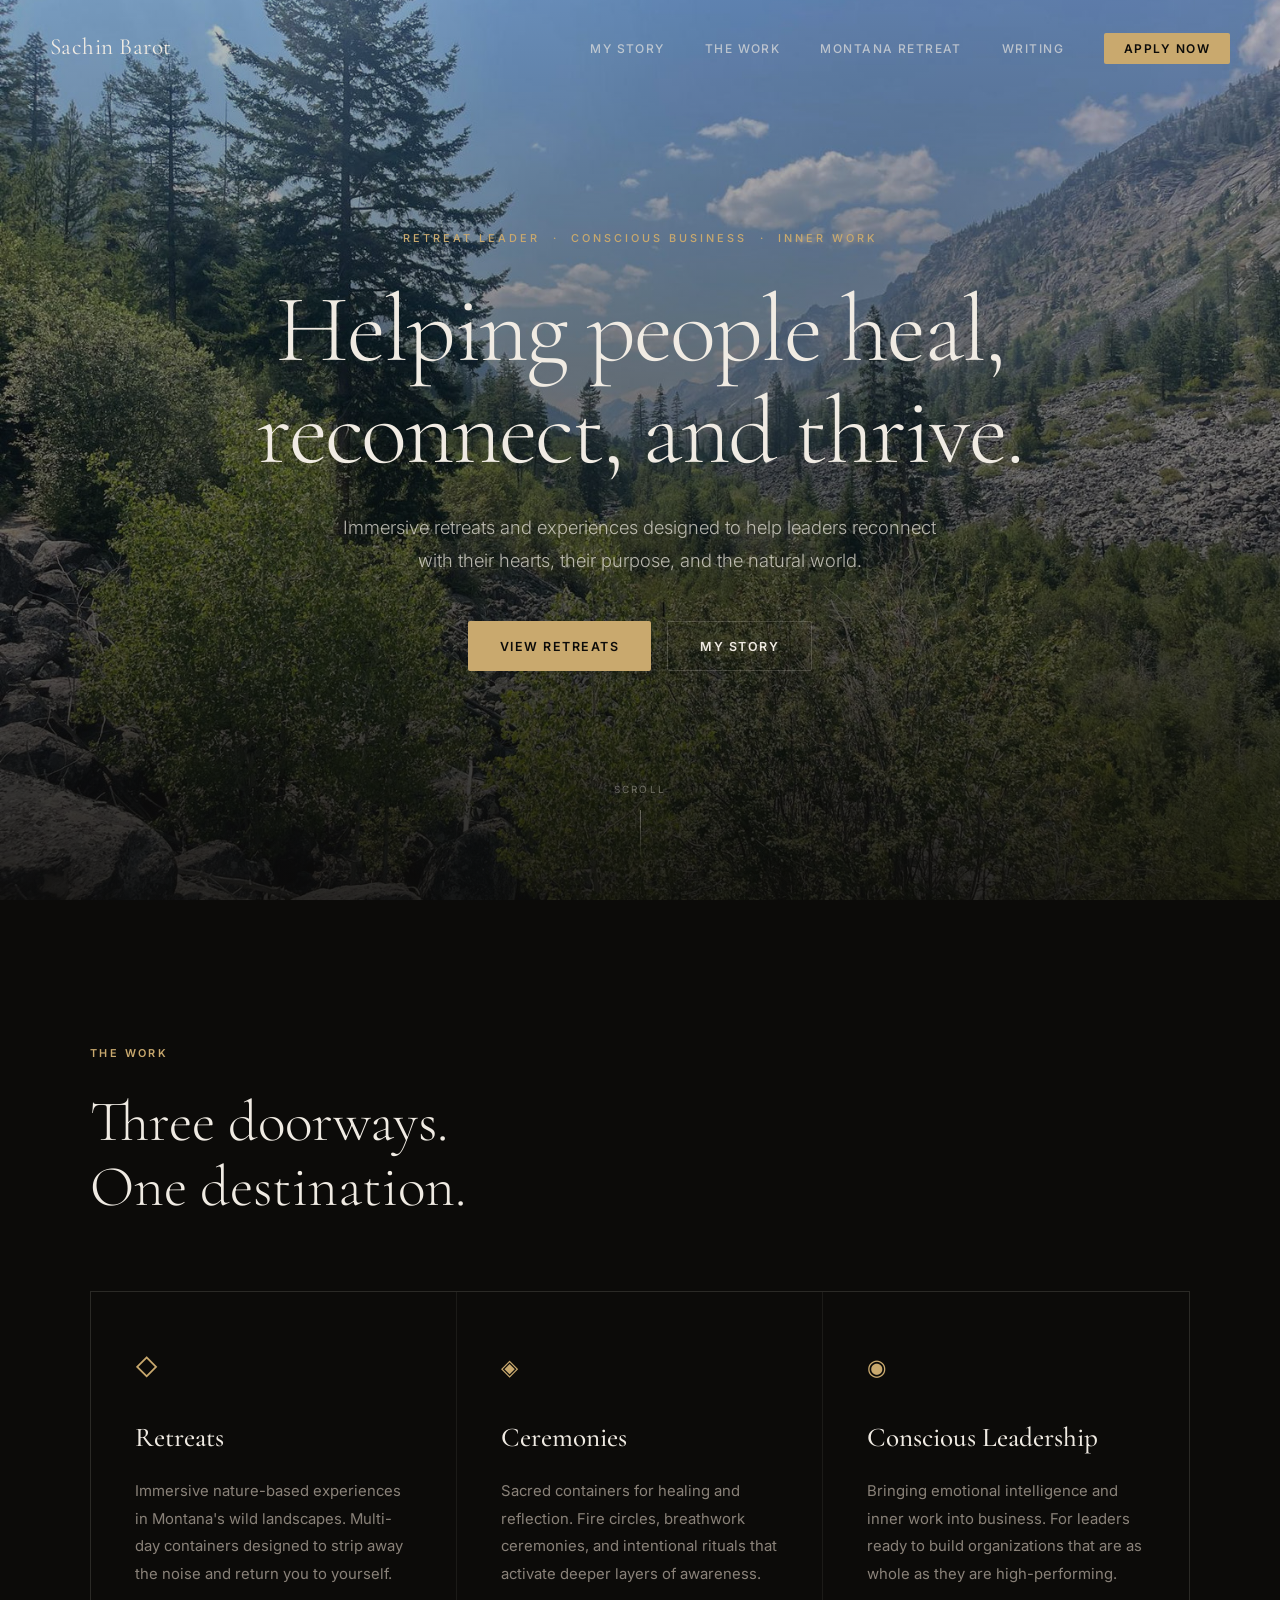
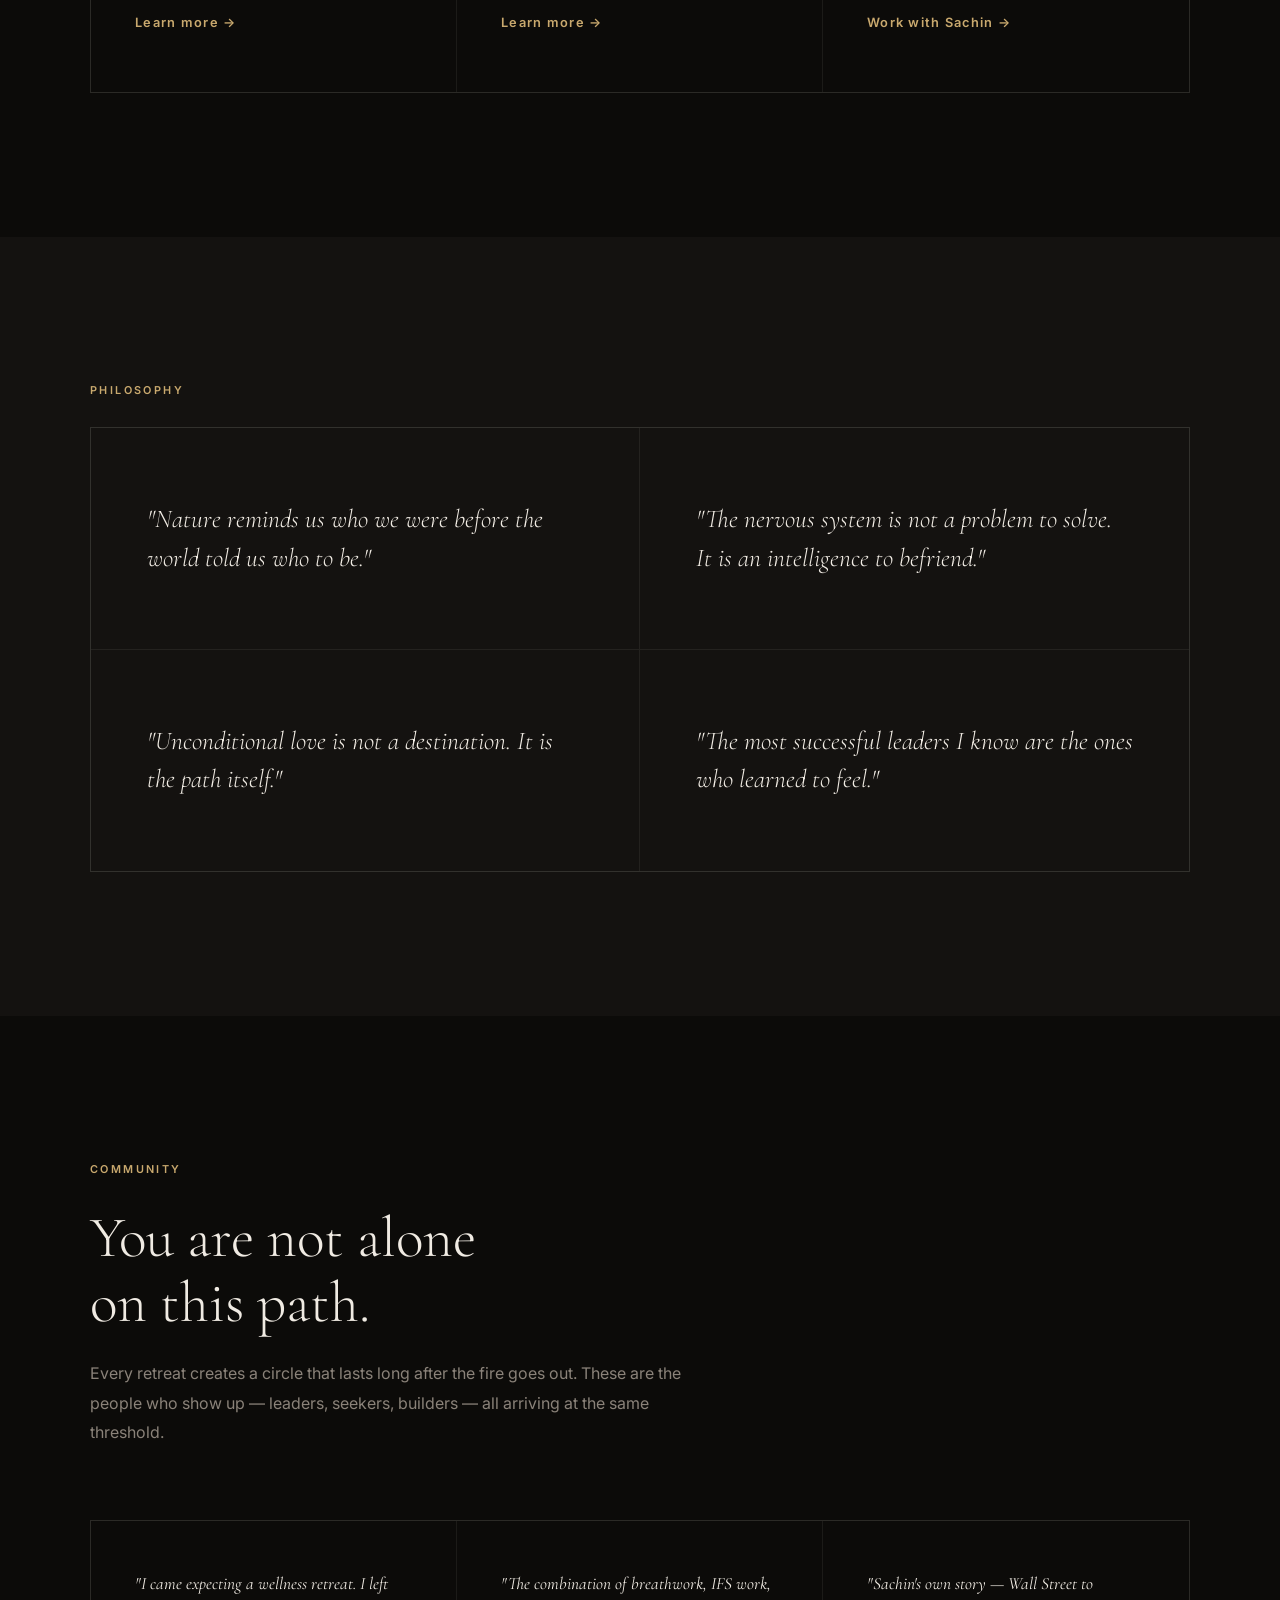
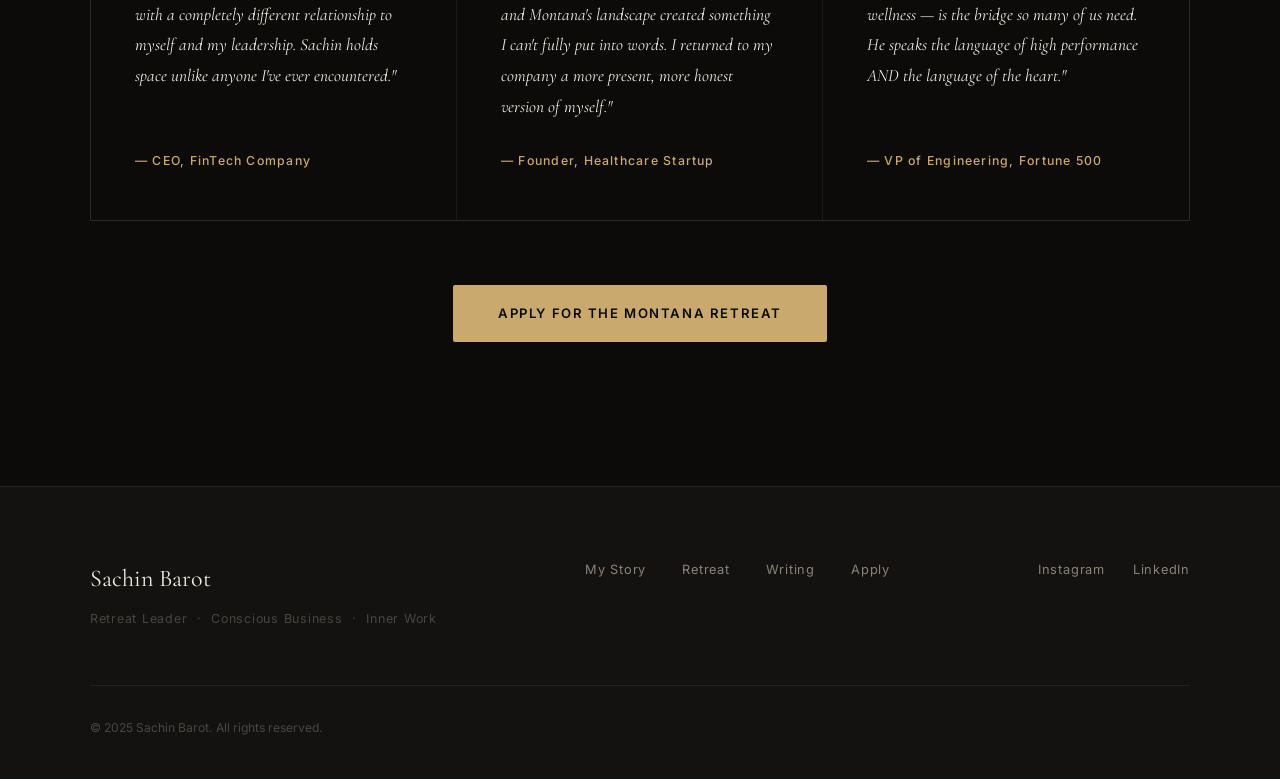
<file: index.html>
<!DOCTYPE html>
<html lang="en">
<head>
  <meta charset="UTF-8" />
  <meta name="viewport" content="width=device-width, initial-scale=1.0" />
  <title>Sachin Barot — Retreat Leader & Conscious Guide</title>
  <meta name="description" content="Immersive retreats and experiences designed to help leaders reconnect with their hearts, their purpose, and the natural world." />
  <link href="https://fonts.googleapis.com/css2?family=Cormorant+Garamond:ital,wght@0,300;0,400;0,500;0,600;1,300;1,400;1,500&family=Inter:wght@300;400;500;600&display=swap" rel="stylesheet" />
  <link rel="stylesheet" href="style.css" />
</head>
<body>

  <!-- ─── NAV ─────────────────────────────────────────────── -->
  <nav id="nav">
    <div class="nav-inner">
      <a href="index.html" class="nav-logo">Sachin Barot</a>
      <ul class="nav-links" id="navLinks">
        <li><a href="story.html">My Story</a></li>
        <li><a href="index.html#work">The Work</a></li>
        <li><a href="retreat.html">Montana Retreat</a></li>
        <li><a href="writing.html">Writing</a></li>
        <li><a href="retreat.html#apply" class="nav-cta">Apply Now</a></li>
      </ul>
      <button class="nav-menu-btn" id="menuBtn" aria-label="Toggle menu">
        <span></span><span></span><span></span>
      </button>
    </div>
  </nav>

  <!-- ─── HERO ─────────────────────────────────────────────── -->
  <section id="hero">
    <div class="hero-bg">
      <img
        src="images/montana-1.jpg"
        alt="Montana mountains at golden hour"
        fetchpriority="high"
      />
      <div class="hero-overlay"></div>
    </div>
    <div class="hero-content">
      <p class="eyebrow">Retreat Leader &nbsp;·&nbsp; Conscious Business &nbsp;·&nbsp; Inner Work</p>
      <h1>Helping people heal,<br>reconnect, and thrive.</h1>
      <p class="hero-sub">
        Immersive retreats and experiences designed to help leaders reconnect
        with their hearts, their purpose, and the natural world.
      </p>
      <div class="hero-btns">
        <a href="retreat.html" class="btn btn-primary">View Retreats</a>
        <a href="story.html" class="btn btn-ghost">My Story</a>
      </div>
    </div>
    <div class="hero-scroll">
      <span>Scroll</span>
      <div class="scroll-line"></div>
    </div>
  </section>

  <!-- ─── THE WORK ──────────────────────────────────────────── -->
  <section id="work">
    <div class="container">
      <div class="section-label">The Work</div>
      <h2>Three doorways.<br>One destination.</h2>
      <div class="work-grid">
        <div class="work-card">
          <div class="work-icon">◇</div>
          <h3>Retreats</h3>
          <p>
            Immersive nature-based experiences in Montana's wild landscapes.
            Multi-day containers designed to strip away the noise and return
            you to yourself.
          </p>
          <a href="retreat.html" class="card-link">Learn more →</a>
        </div>
        <div class="work-card">
          <div class="work-icon">◈</div>
          <h3>Ceremonies</h3>
          <p>
            Sacred containers for healing and reflection. Fire circles, breathwork
            ceremonies, and intentional rituals that activate deeper layers of
            awareness.
          </p>
          <a href="retreat.html" class="card-link">Learn more →</a>
        </div>
        <div class="work-card">
          <div class="work-icon">◉</div>
          <h3>Conscious Leadership</h3>
          <p>
            Bringing emotional intelligence and inner work into business. For
            leaders ready to build organizations that are as whole as they are
            high-performing.
          </p>
          <a href="retreat.html#apply" class="card-link">Work with Sachin →</a>
        </div>
      </div>
    </div>
  </section>

  <!-- ─── PHILOSOPHY ────────────────────────────────────────── -->
  <section id="philosophy">
    <div class="container">
      <div class="section-label">Philosophy</div>
      <div class="quotes-grid">
        <div class="quote-card">
          <blockquote>
            "Nature reminds us who we were before the world told us who to be."
          </blockquote>
        </div>
        <div class="quote-card">
          <blockquote>
            "The nervous system is not a problem to solve. It is an intelligence
            to befriend."
          </blockquote>
        </div>
        <div class="quote-card">
          <blockquote>
            "Unconditional love is not a destination. It is the path itself."
          </blockquote>
        </div>
        <div class="quote-card">
          <blockquote>
            "The most successful leaders I know are the ones who learned to feel."
          </blockquote>
        </div>
      </div>
    </div>
  </section>

  <!-- ─── COMMUNITY ─────────────────────────────────────────── -->
  <section id="community">
    <div class="container">
      <div class="section-label">Community</div>
      <h2>You are not alone<br>on this path.</h2>
      <p class="community-sub">
        Every retreat creates a circle that lasts long after the fire goes out.
        These are the people who show up — leaders, seekers, builders — all
        arriving at the same threshold.
      </p>
      <div class="testimonials">
        <div class="testimonial">
          <p class="testimonial-quote">
            "I came expecting a wellness retreat. I left with a completely different
            relationship to myself and my leadership. Sachin holds space unlike
            anyone I've ever encountered."
          </p>
          <span class="author-name">— CEO, FinTech Company</span>
        </div>
        <div class="testimonial">
          <p class="testimonial-quote">
            "The combination of breathwork, IFS work, and Montana's landscape
            created something I can't fully put into words. I returned to my
            company a more present, more honest version of myself."
          </p>
          <span class="author-name">— Founder, Healthcare Startup</span>
        </div>
        <div class="testimonial">
          <p class="testimonial-quote">
            "Sachin's own story — Wall Street to wellness — is the bridge so many
            of us need. He speaks the language of high performance AND the language
            of the heart."
          </p>
          <span class="author-name">— VP of Engineering, Fortune 500</span>
        </div>
      </div>
      <div class="community-cta">
        <a href="retreat.html#apply" class="btn btn-primary btn-large">Apply for the Montana Retreat</a>
      </div>
    </div>
  </section>

  <!-- ─── FOOTER ───────────────────────────────────────────── -->
  <footer>
    <div class="container footer-inner">
      <div class="footer-top">
        <div class="footer-brand">
          <a href="index.html" class="footer-logo">Sachin Barot</a>
          <p>Retreat Leader &nbsp;·&nbsp; Conscious Business &nbsp;·&nbsp; Inner Work</p>
        </div>
        <nav class="footer-nav">
          <a href="story.html">My Story</a>
          <a href="retreat.html">Retreat</a>
          <a href="writing.html">Writing</a>
          <a href="retreat.html#apply">Apply</a>
        </nav>
        <div class="footer-social">
          <a href="https://www.instagram.com/nycsachin/" target="_blank" rel="noopener noreferrer">Instagram</a>
          <a href="https://linkedin.com/in/sachin-barot/" target="_blank" rel="noopener noreferrer">LinkedIn</a>
        </div>
      </div>
      <div class="footer-bottom">
        <p>© 2025 Sachin Barot. All rights reserved.</p>
      </div>
    </div>
  </footer>

  <script src="app.js"></script>
</body>
</html>
</file>
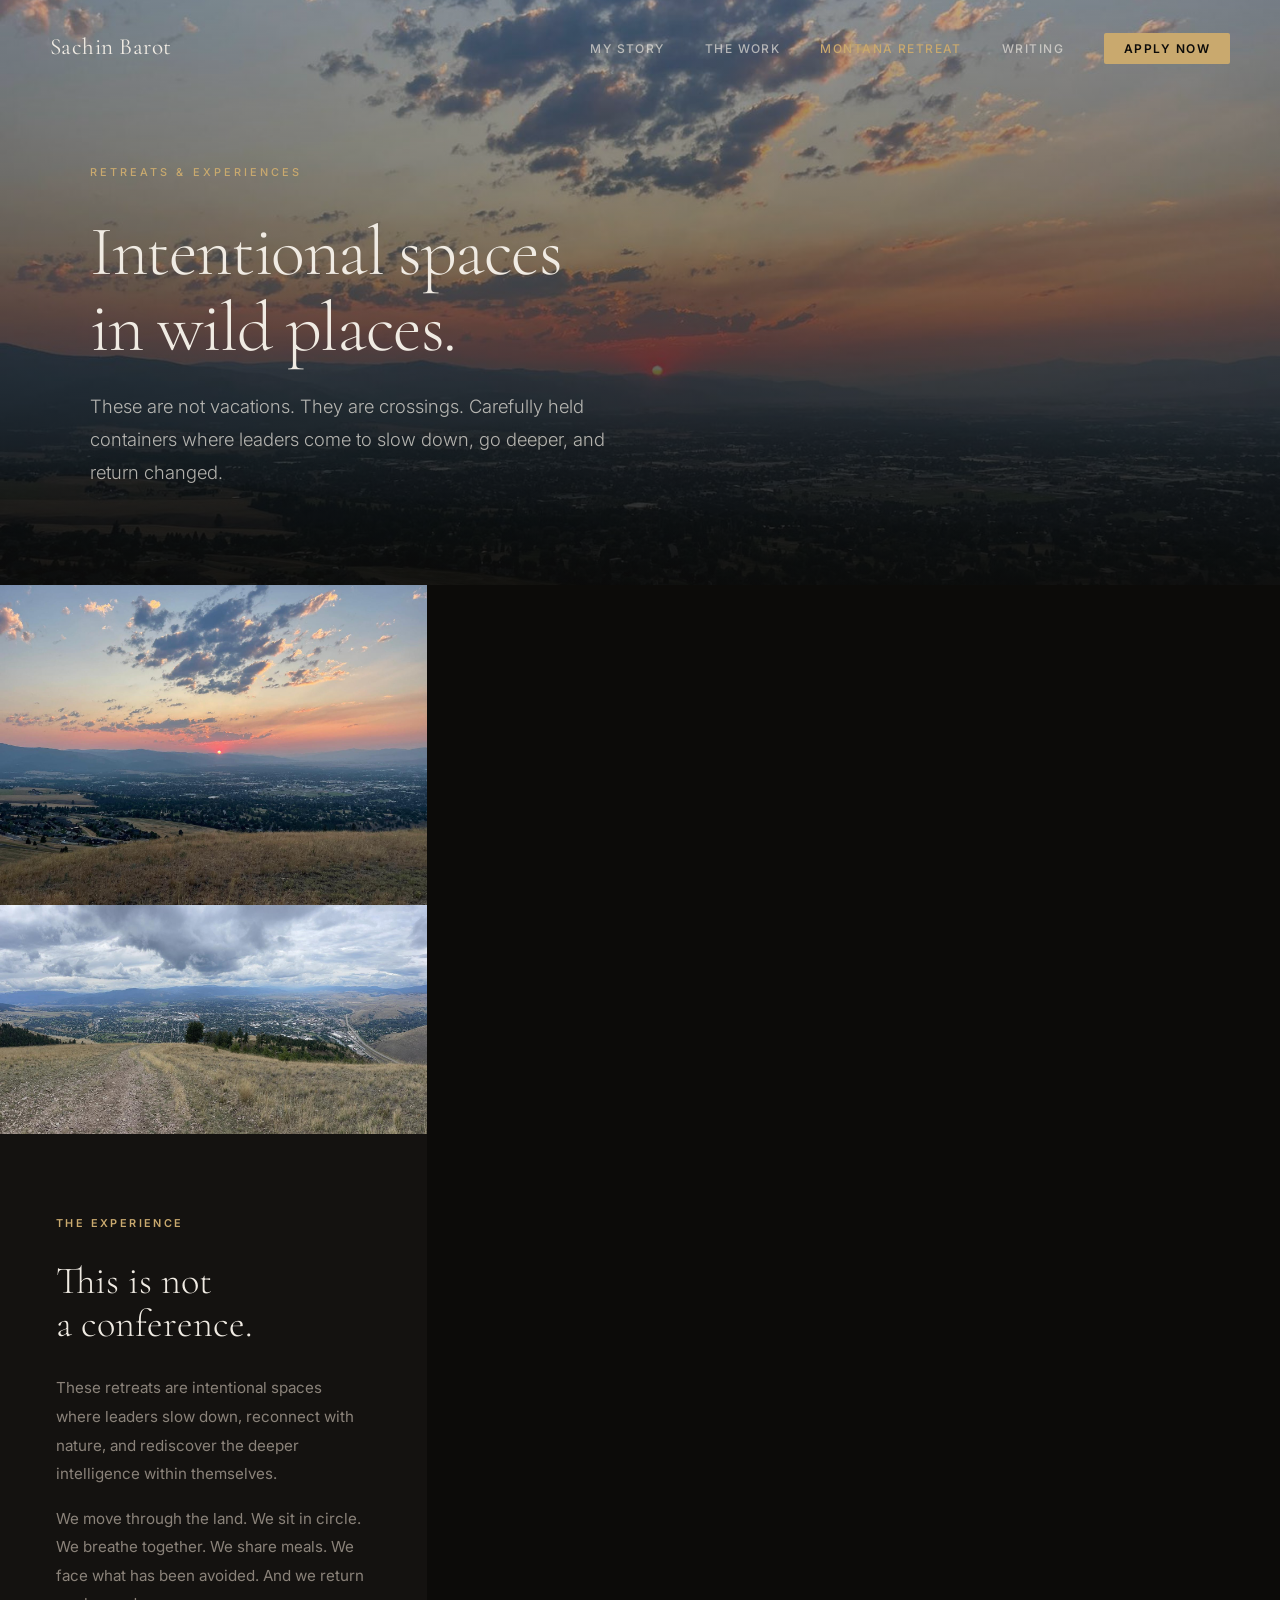
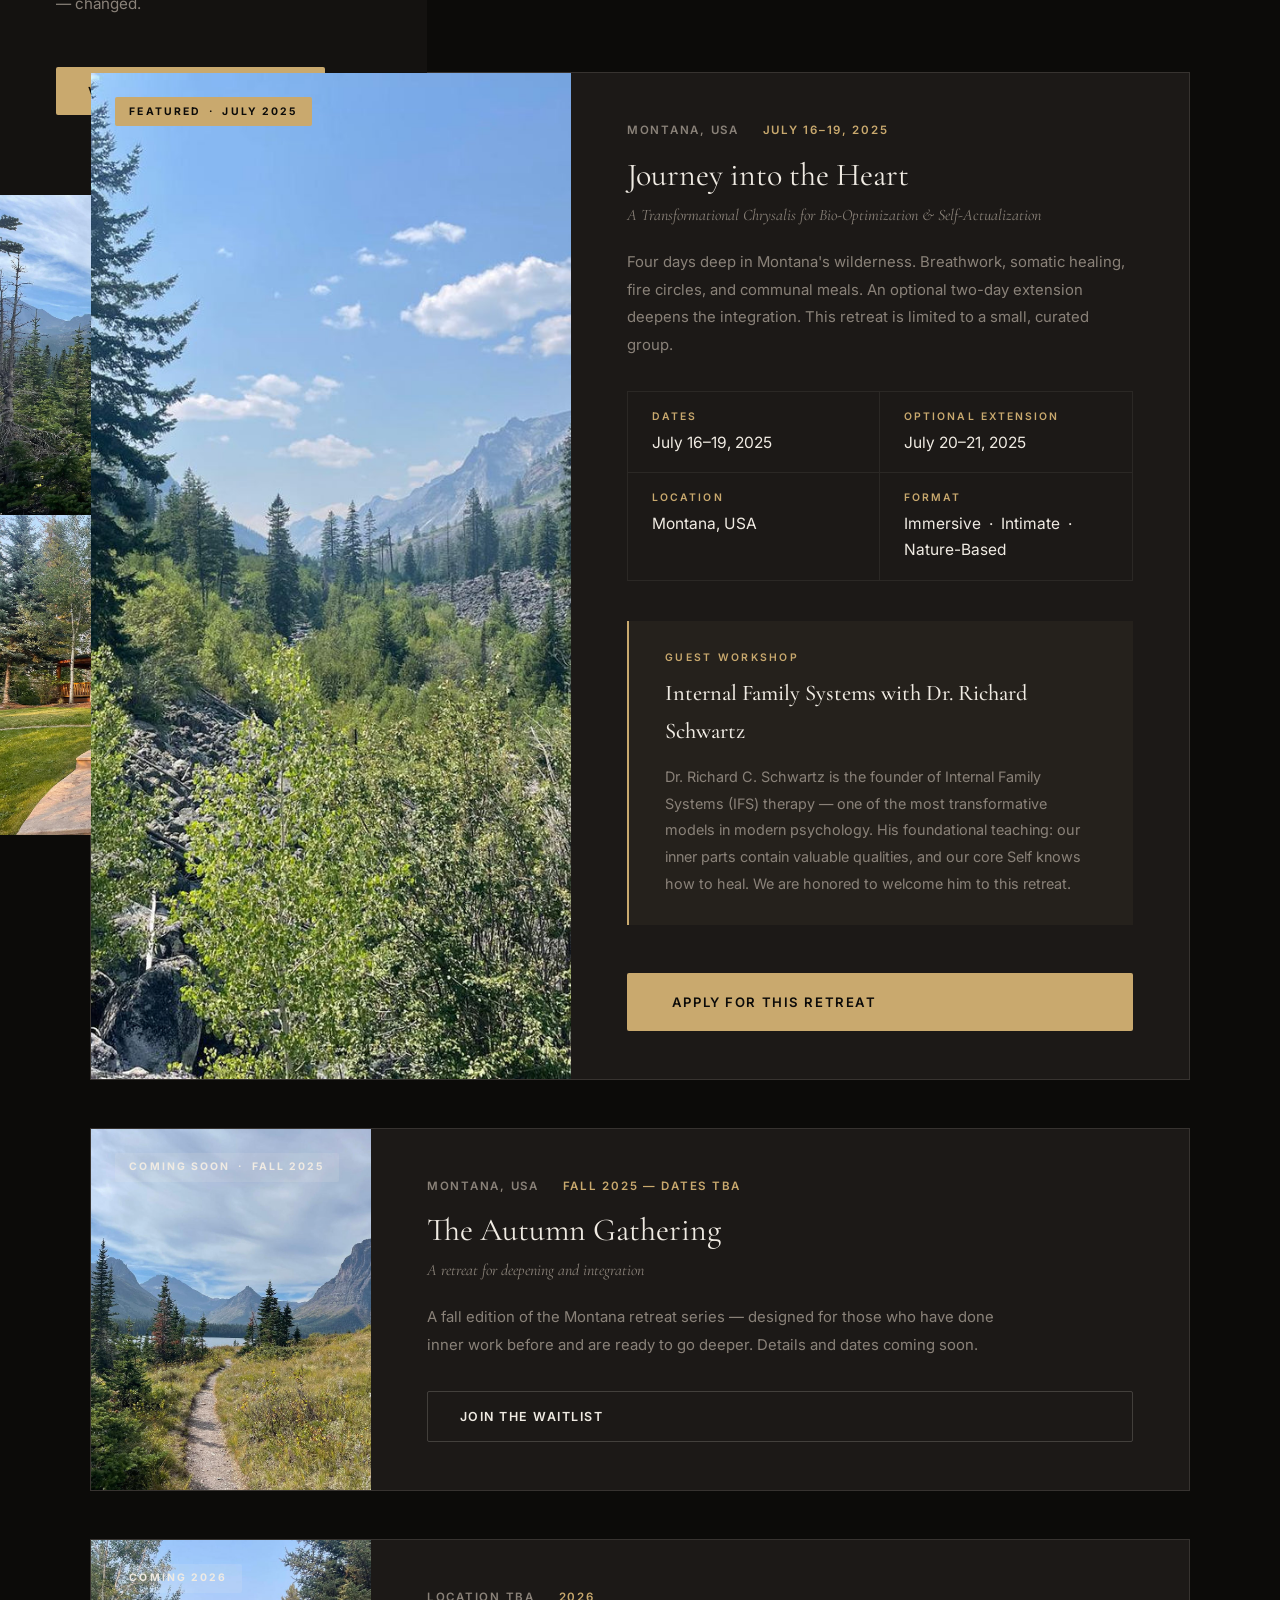
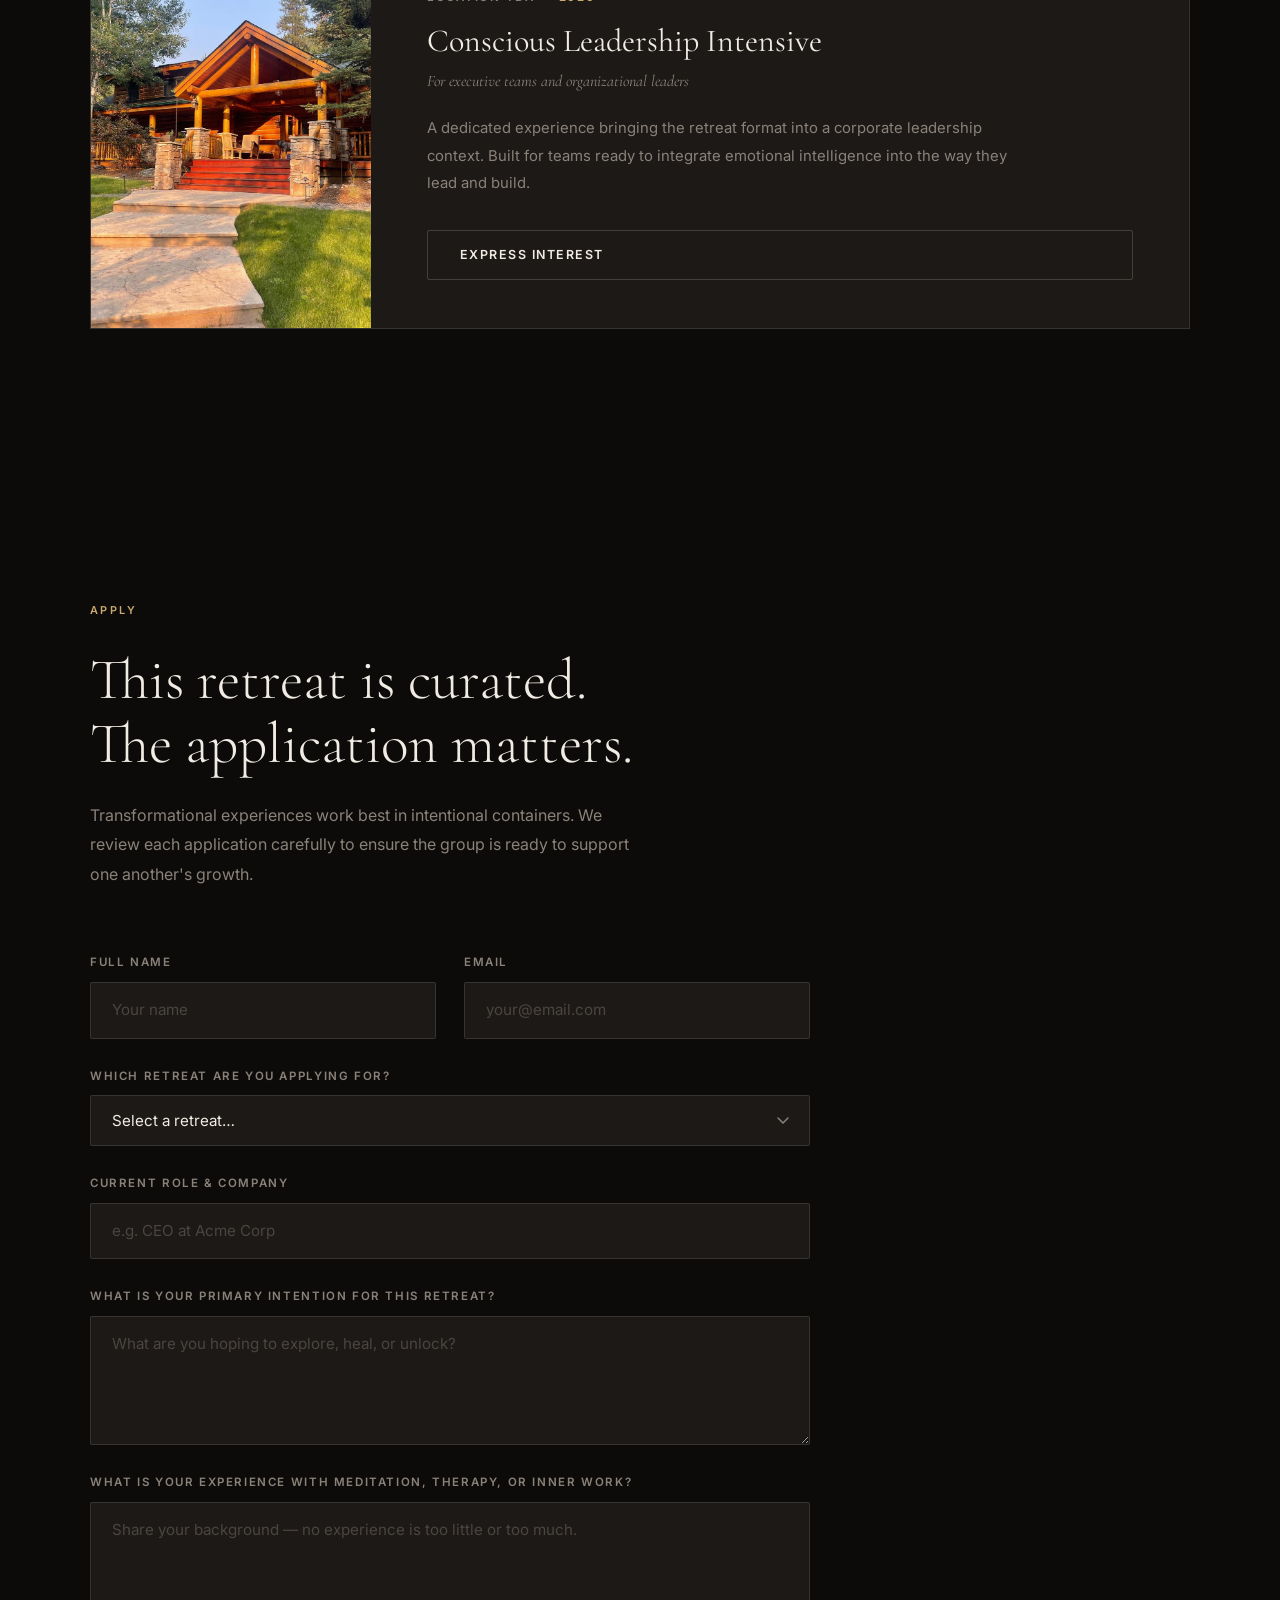
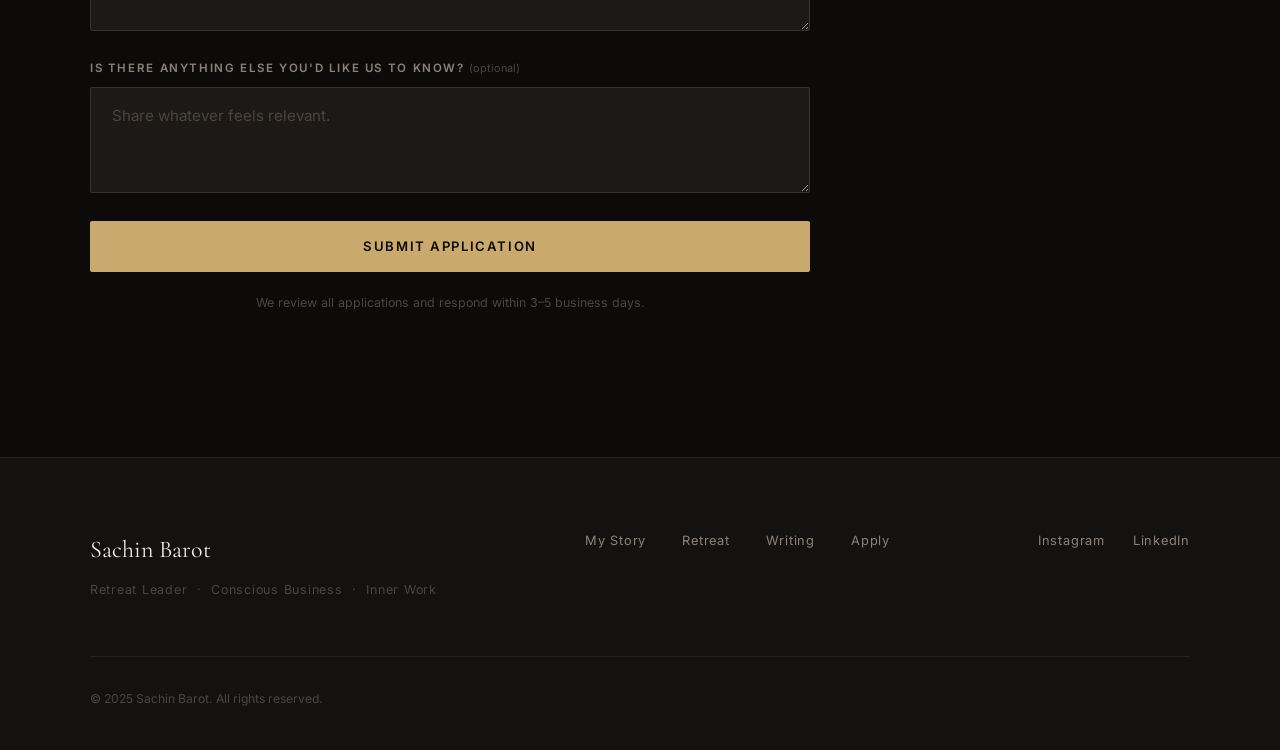
<file: retreat.html>
<!DOCTYPE html>
<html lang="en">
<head>
  <meta charset="UTF-8" />
  <meta name="viewport" content="width=device-width, initial-scale=1.0" />
  <title>Retreats — Sachin Barot</title>
  <meta name="description" content="Immersive nature-based retreats and transformational experiences in Montana and beyond. Led by Sachin Barot." />
  <link href="https://fonts.googleapis.com/css2?family=Cormorant+Garamond:ital,wght@0,300;0,400;0,500;0,600;1,300;1,400;1,500&family=Inter:wght@300;400;500;600&display=swap" rel="stylesheet" />
  <link rel="stylesheet" href="style.css" />
</head>
<body>

  <!-- ─── NAV ─────────────────────────────────────────────── -->
  <nav id="nav">
    <div class="nav-inner">
      <a href="index.html" class="nav-logo">Sachin Barot</a>
      <ul class="nav-links" id="navLinks">
        <li><a href="story.html">My Story</a></li>
        <li><a href="index.html#work">The Work</a></li>
        <li><a href="retreat.html" class="nav-active">Montana Retreat</a></li>
        <li><a href="writing.html">Writing</a></li>
        <li><a href="#apply" class="nav-cta">Apply Now</a></li>
      </ul>
      <button class="nav-menu-btn" id="menuBtn" aria-label="Toggle menu">
        <span></span><span></span><span></span>
      </button>
    </div>
  </nav>

  <!-- ─── PAGE HERO ─────────────────────────────────────────── -->
  <section class="page-hero">
    <div class="page-hero-bg">
      <img src="images/montana-2.jpg" alt="Montana wilderness" fetchpriority="high" />
      <div class="hero-overlay"></div>
    </div>
    <div class="page-hero-content">
      <p class="eyebrow">Retreats &amp; Experiences</p>
      <h1>Intentional spaces<br>in wild places.</h1>
      <p class="hero-sub">
        These are not vacations. They are crossings. Carefully held containers
        where leaders come to slow down, go deeper, and return changed.
      </p>
    </div>
  </section>

  <!-- ─── EXPERIENCE PHOTOS ────────────────────────────────── -->
  <section id="experience">
    <div class="exp-grid">
      <div class="exp-photo exp-photo-1">
        <img src="images/montana-2.jpg" alt="Montana landscape" loading="lazy" />
      </div>
      <div class="exp-photo exp-photo-2">
        <img src="images/montana-3.jpg" alt="Retreat gathering" loading="lazy" />
      </div>
      <div class="exp-content">
        <div class="section-label">The Experience</div>
        <h2>This is not<br>a conference.</h2>
        <p>
          These retreats are intentional spaces where leaders slow down,
          reconnect with nature, and rediscover the deeper intelligence
          within themselves.
        </p>
        <p>
          We move through the land. We sit in circle. We breathe together.
          We share meals. We face what has been avoided. And we return —
          changed.
        </p>
        <a href="#events" class="btn btn-primary">View Upcoming Retreats</a>
      </div>
      <div class="exp-photo exp-photo-3">
        <img src="images/montana-4.jpg" alt="Nature experience" loading="lazy" />
      </div>
      <div class="exp-photo exp-photo-4">
        <img src="images/montana-5.jpg" alt="Community gathering" loading="lazy" />
      </div>
    </div>
  </section>

  <!-- ─── UPCOMING EVENTS ───────────────────────────────────── -->
  <section id="events">
    <div class="container">
      <div class="section-label">Upcoming Retreats</div>
      <h2>Where &amp; when<br>to join us.</h2>

      <!-- ── EVENT CARD 1 — FEATURED ── -->
      <div class="event-card event-featured">
        <div class="event-card-media">
          <img src="images/montana-1.jpg" alt="Montana mountains" loading="lazy" />
          <div class="event-badge">Featured &nbsp;·&nbsp; July 2025</div>
        </div>
        <div class="event-card-body">
          <div class="event-meta">
            <span class="event-location">Montana, USA</span>
            <span class="event-dates">July 16–19, 2025</span>
          </div>
          <h3>Journey into the Heart</h3>
          <p class="event-subtitle">
            A Transformational Chrysalis for Bio-Optimization &amp; Self-Actualization
          </p>
          <p class="event-desc">
            Four days deep in Montana's wilderness. Breathwork, somatic healing,
            fire circles, and communal meals. An optional two-day extension deepens
            the integration. This retreat is limited to a small, curated group.
          </p>

          <div class="event-details-grid">
            <div class="event-detail">
              <span class="detail-label">Dates</span>
              <span class="detail-value">July 16–19, 2025</span>
            </div>
            <div class="event-detail">
              <span class="detail-label">Optional Extension</span>
              <span class="detail-value">July 20–21, 2025</span>
            </div>
            <div class="event-detail">
              <span class="detail-label">Location</span>
              <span class="detail-value">Montana, USA</span>
            </div>
            <div class="event-detail">
              <span class="detail-label">Format</span>
              <span class="detail-value">Immersive &nbsp;·&nbsp; Intimate &nbsp;·&nbsp; Nature-Based</span>
            </div>
          </div>

          <div class="guest-facilitator">
            <div class="facilitator-label">Guest Workshop</div>
            <div class="facilitator-name">Internal Family Systems with Dr. Richard Schwartz</div>
            <p class="facilitator-bio">
              Dr. Richard C. Schwartz is the founder of Internal Family Systems (IFS) therapy —
              one of the most transformative models in modern psychology. His foundational
              teaching: our inner parts contain valuable qualities, and our core Self knows
              how to heal. We are honored to welcome him to this retreat.
            </p>
          </div>

          <a href="#apply" class="btn btn-primary btn-large">Apply for This Retreat</a>
        </div>
      </div>

      <!-- ── EVENT CARD 2 — COMING SOON ── -->
      <div class="event-card event-upcoming">
        <div class="event-card-media event-card-media-sm">
          <img src="images/montana-4.jpg" alt="Montana fall" loading="lazy" />
          <div class="event-badge event-badge-muted">Coming Soon &nbsp;·&nbsp; Fall 2025</div>
        </div>
        <div class="event-card-body">
          <div class="event-meta">
            <span class="event-location">Montana, USA</span>
            <span class="event-dates">Fall 2025 — Dates TBA</span>
          </div>
          <h3>The Autumn Gathering</h3>
          <p class="event-subtitle">A retreat for deepening and integration</p>
          <p class="event-desc">
            A fall edition of the Montana retreat series — designed for those who
            have done inner work before and are ready to go deeper. Details and
            dates coming soon.
          </p>
          <a href="#apply" class="btn btn-ghost">Join the Waitlist</a>
        </div>
      </div>

      <!-- ── EVENT CARD 3 — COMING SOON ── -->
      <div class="event-card event-upcoming">
        <div class="event-card-media event-card-media-sm">
          <img src="images/montana-5.jpg" alt="Retreat gathering" loading="lazy" />
          <div class="event-badge event-badge-muted">Coming 2026</div>
        </div>
        <div class="event-card-body">
          <div class="event-meta">
            <span class="event-location">Location TBA</span>
            <span class="event-dates">2026</span>
          </div>
          <h3>Conscious Leadership Intensive</h3>
          <p class="event-subtitle">For executive teams and organizational leaders</p>
          <p class="event-desc">
            A dedicated experience bringing the retreat format into a corporate
            leadership context. Built for teams ready to integrate emotional
            intelligence into the way they lead and build.
          </p>
          <a href="#apply" class="btn btn-ghost">Express Interest</a>
        </div>
      </div>

    </div>
  </section>

  <!-- ─── APPLICATION ───────────────────────────────────────── -->
  <section id="apply">
    <div class="container">
      <div class="section-label">Apply</div>
      <h2>This retreat is curated.<br>The application matters.</h2>
      <p class="apply-sub">
        Transformational experiences work best in intentional containers. We
        review each application carefully to ensure the group is ready to support
        one another's growth.
      </p>
      <form class="apply-form" id="applyForm">
        <div class="form-row">
          <div class="form-group">
            <label for="name">Full Name</label>
            <input type="text" id="name" name="name" placeholder="Your name" required />
          </div>
          <div class="form-group">
            <label for="email">Email</label>
            <input type="email" id="email" name="email" placeholder="your@email.com" required />
          </div>
        </div>
        <div class="form-group">
          <label for="retreat-interest">Which retreat are you applying for?</label>
          <select id="retreat-interest" name="retreat-interest">
            <option value="">Select a retreat…</option>
            <option value="journey-july-2025">Journey into the Heart — July 16–19, 2025</option>
            <option value="extension-july-2025">Journey into the Heart + Extension — July 16–21, 2025</option>
            <option value="autumn-2025">The Autumn Gathering — Fall 2025 (Waitlist)</option>
            <option value="leadership-2026">Conscious Leadership Intensive — 2026 (Interest)</option>
          </select>
        </div>
        <div class="form-group">
          <label for="role">Current Role &amp; Company</label>
          <input type="text" id="role" name="role" placeholder="e.g. CEO at Acme Corp" />
        </div>
        <div class="form-group">
          <label for="intention">What is your primary intention for this retreat?</label>
          <textarea id="intention" name="intention" rows="4" placeholder="What are you hoping to explore, heal, or unlock?"></textarea>
        </div>
        <div class="form-group">
          <label for="experience">What is your experience with meditation, therapy, or inner work?</label>
          <textarea id="experience" name="experience" rows="4" placeholder="Share your background — no experience is too little or too much."></textarea>
        </div>
        <div class="form-group">
          <label for="other">Is there anything else you'd like us to know? <span class="label-optional">(optional)</span></label>
          <textarea id="other" name="other" rows="3" placeholder="Share whatever feels relevant."></textarea>
        </div>
        <button type="submit" class="btn btn-primary btn-large btn-full">Submit Application</button>
        <p class="form-note">We review all applications and respond within 3–5 business days.</p>
      </form>
      <div class="form-success" id="formSuccess">
        <div class="success-icon">✦</div>
        <h3>Application Received</h3>
        <p>Thank you for reaching out. We'll review your application and be in touch within 3–5 business days.</p>
      </div>
    </div>
  </section>

  <!-- ─── FOOTER ───────────────────────────────────────────── -->
  <footer>
    <div class="container footer-inner">
      <div class="footer-top">
        <div class="footer-brand">
          <a href="index.html" class="footer-logo">Sachin Barot</a>
          <p>Retreat Leader &nbsp;·&nbsp; Conscious Business &nbsp;·&nbsp; Inner Work</p>
        </div>
        <nav class="footer-nav">
          <a href="story.html">My Story</a>
          <a href="retreat.html">Retreat</a>
          <a href="writing.html">Writing</a>
          <a href="#apply">Apply</a>
        </nav>
        <div class="footer-social">
          <a href="https://www.instagram.com/nycsachin/" target="_blank" rel="noopener noreferrer">Instagram</a>
          <a href="https://linkedin.com/in/sachin-barot/" target="_blank" rel="noopener noreferrer">LinkedIn</a>
        </div>
      </div>
      <div class="footer-bottom">
        <p>© 2025 Sachin Barot. All rights reserved.</p>
      </div>
    </div>
  </footer>

  <script src="app.js"></script>
</body>
</html>
</file>
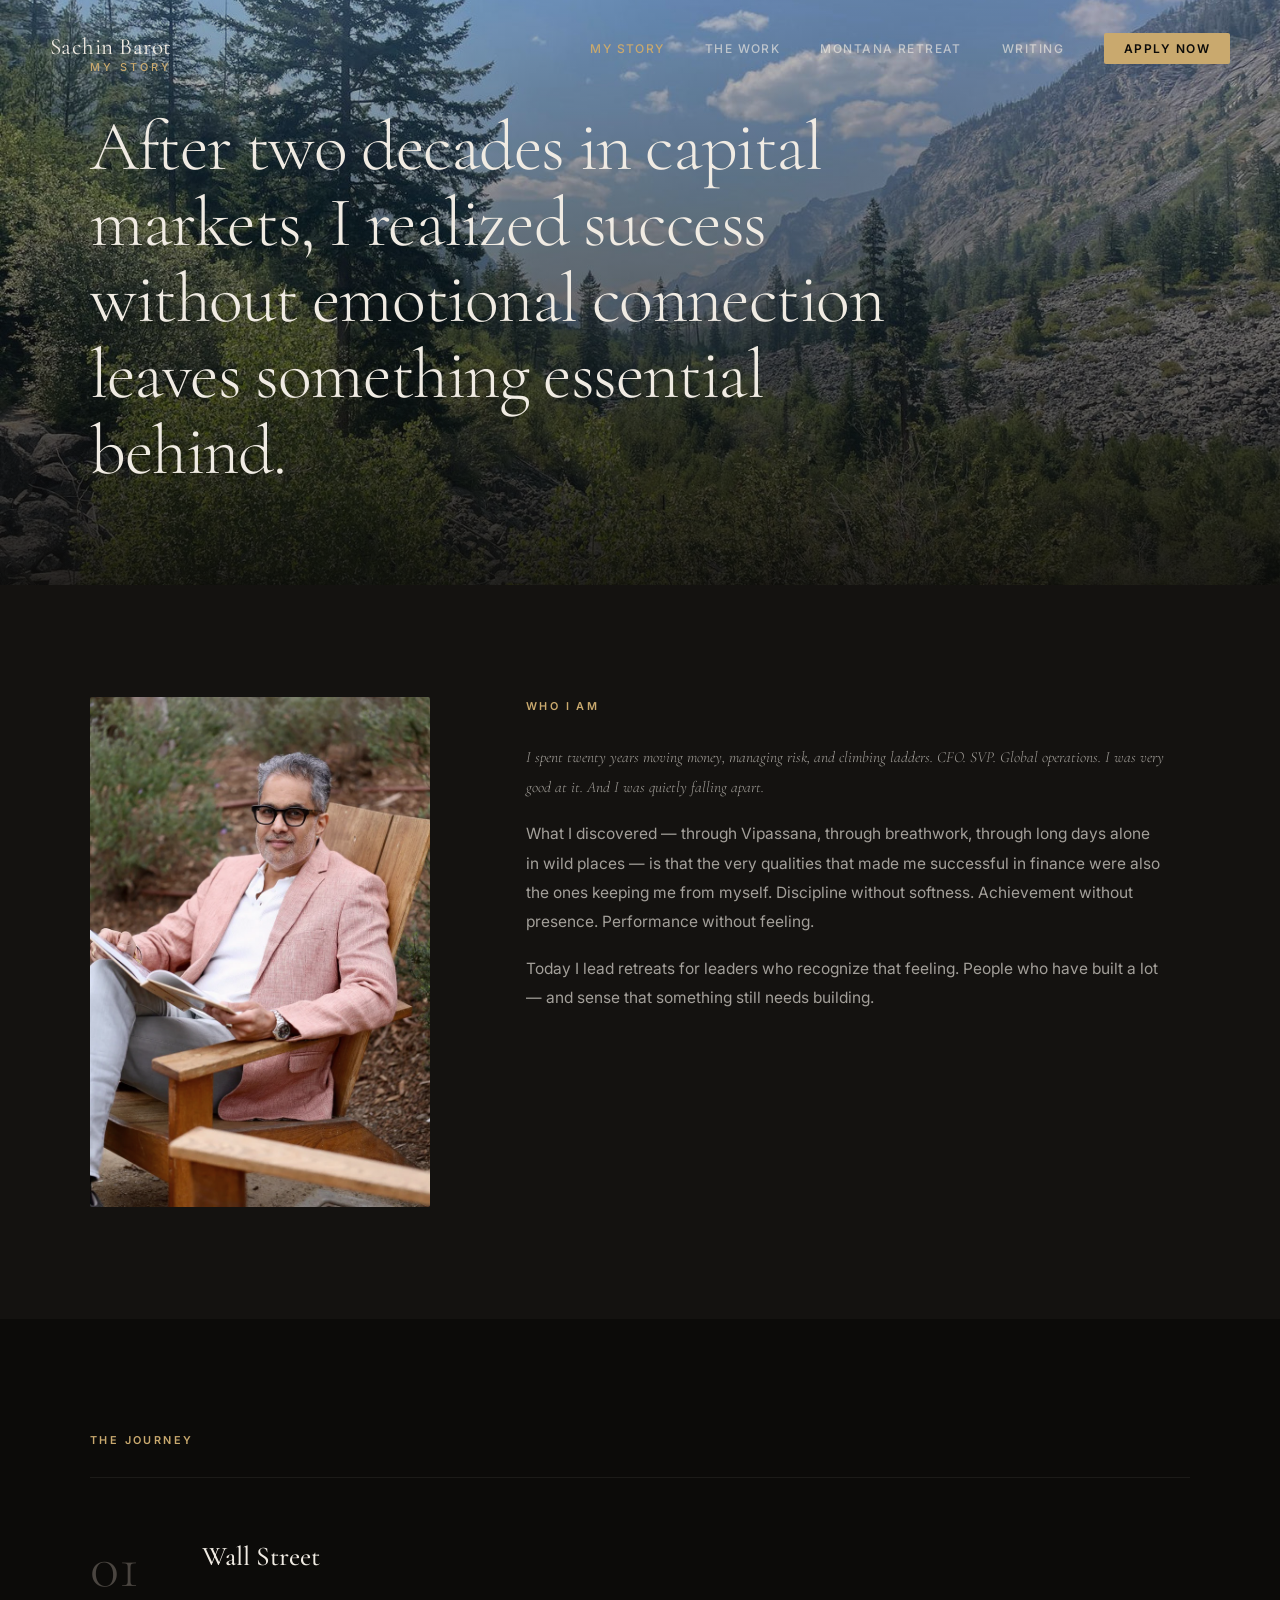
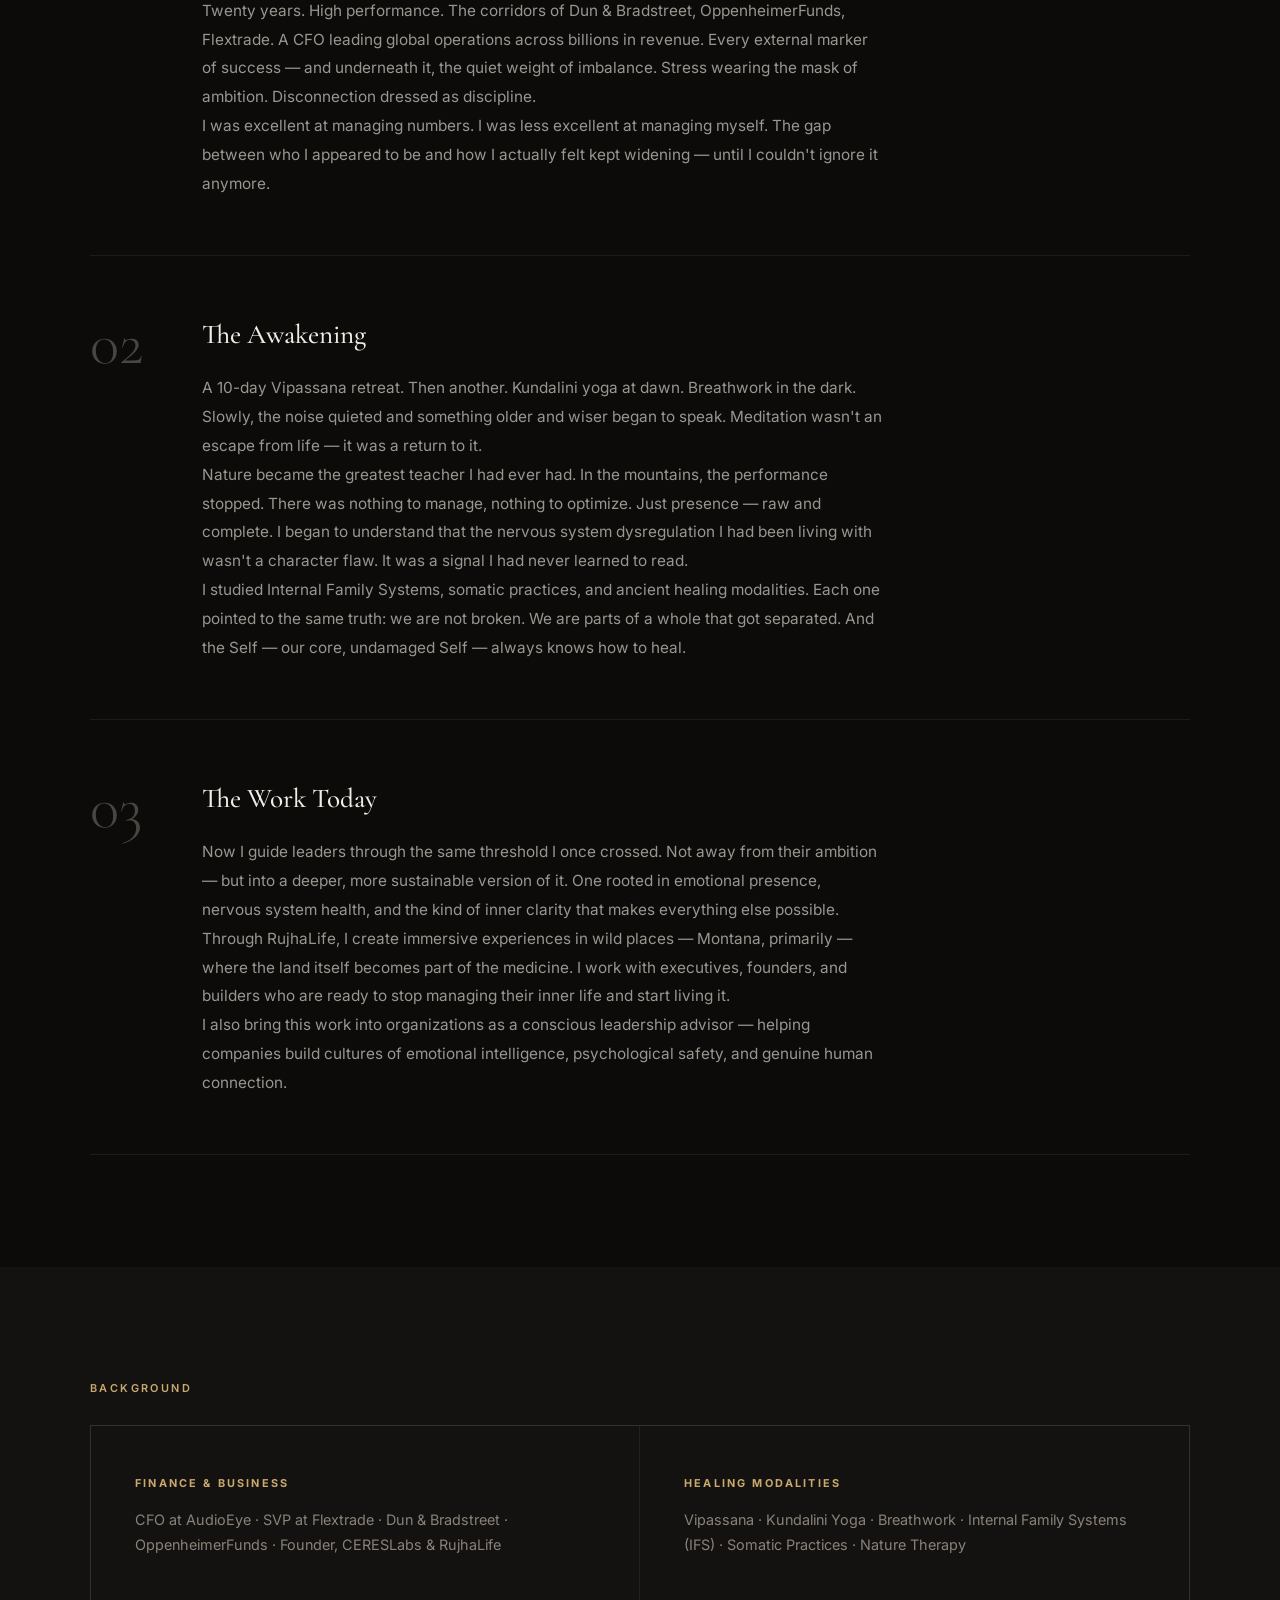
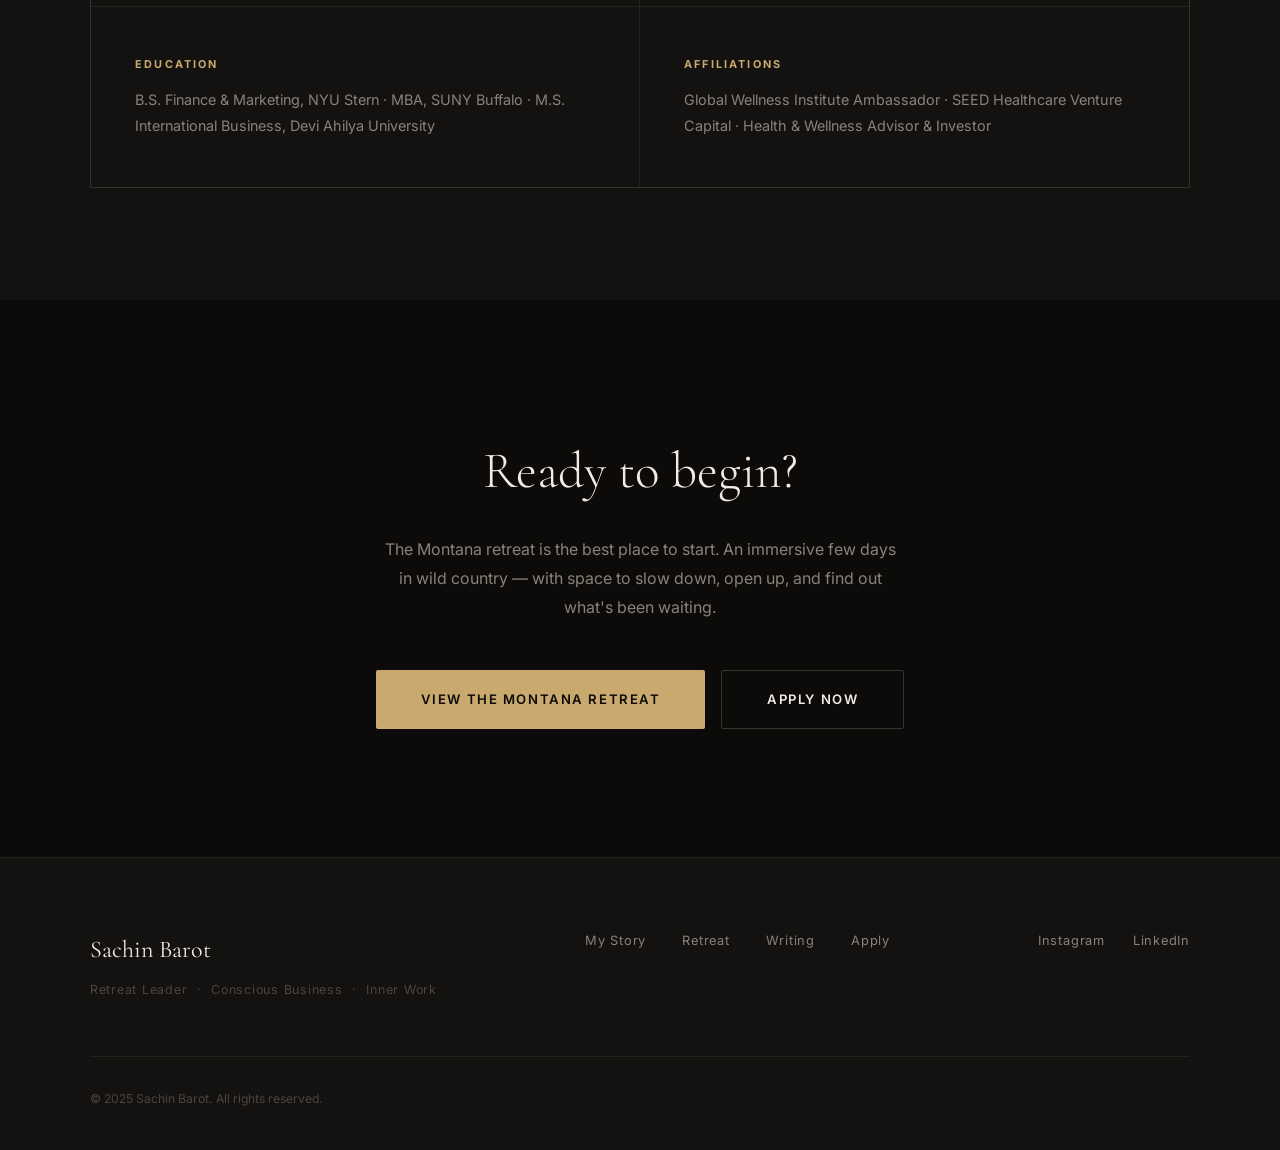
<file: story.html>
<!DOCTYPE html>
<html lang="en">
<head>
  <meta charset="UTF-8" />
  <meta name="viewport" content="width=device-width, initial-scale=1.0" />
  <title>My Story — Sachin Barot</title>
  <meta name="description" content="From two decades on Wall Street to leading transformational retreats — Sachin Barot's journey from external success to inner wholeness." />
  <link href="https://fonts.googleapis.com/css2?family=Cormorant+Garamond:ital,wght@0,300;0,400;0,500;0,600;1,300;1,400;1,500&family=Inter:wght@300;400;500;600&display=swap" rel="stylesheet" />
  <link rel="stylesheet" href="style.css" />
</head>
<body>

  <!-- ─── NAV ─────────────────────────────────────────────── -->
  <nav id="nav">
    <div class="nav-inner">
      <a href="index.html" class="nav-logo">Sachin Barot</a>
      <ul class="nav-links" id="navLinks">
        <li><a href="story.html" class="nav-active">My Story</a></li>
        <li><a href="index.html#work">The Work</a></li>
        <li><a href="retreat.html">Montana Retreat</a></li>
        <li><a href="writing.html">Writing</a></li>
        <li><a href="retreat.html#apply" class="nav-cta">Apply Now</a></li>
      </ul>
      <button class="nav-menu-btn" id="menuBtn" aria-label="Toggle menu">
        <span></span><span></span><span></span>
      </button>
    </div>
  </nav>

  <!-- ─── PAGE HERO ─────────────────────────────────────────── -->
  <section class="page-hero">
    <div class="page-hero-bg">
      <img src="images/montana-1.jpg" alt="Montana landscape" fetchpriority="high" />
      <div class="hero-overlay"></div>
    </div>
    <div class="page-hero-content">
      <p class="eyebrow">My Story</p>
      <h1>After two decades in capital markets, I realized success without emotional connection leaves something essential behind.</h1>
    </div>
  </section>

  <!-- ─── PORTRAIT + INTRO ──────────────────────────────────── -->
  <section class="story-intro">
    <div class="container story-intro-grid">
      <div class="story-portrait">
        <img src="images/sachin.webp" alt="Sachin Barot" />
      </div>
      <div class="story-intro-text">
        <div class="section-label">Who I Am</div>
        <p class="story-lead">
          I spent twenty years moving money, managing risk, and climbing ladders.
          CFO. SVP. Global operations. I was very good at it. And I was quietly
          falling apart.
        </p>
        <p>
          What I discovered — through Vipassana, through breathwork, through long
          days alone in wild places — is that the very qualities that made me
          successful in finance were also the ones keeping me from myself.
          Discipline without softness. Achievement without presence. Performance
          without feeling.
        </p>
        <p>
          Today I lead retreats for leaders who recognize that feeling. People
          who have built a lot — and sense that something still needs building.
        </p>
      </div>
    </div>
  </section>

  <!-- ─── CHAPTERS ─────────────────────────────────────────── -->
  <section id="chapters">
    <div class="container">
      <div class="section-label">The Journey</div>
      <div class="chapters">
        <div class="chapter">
          <div class="chapter-num">01</div>
          <div class="chapter-body">
            <h3>Wall Street</h3>
            <p>
              Twenty years. High performance. The corridors of Dun &amp; Bradstreet,
              OppenheimerFunds, Flextrade. A CFO leading global operations across
              billions in revenue. Every external marker of success — and underneath
              it, the quiet weight of imbalance. Stress wearing the mask of ambition.
              Disconnection dressed as discipline.
            </p>
            <p>
              I was excellent at managing numbers. I was less excellent at managing
              myself. The gap between who I appeared to be and how I actually felt
              kept widening — until I couldn't ignore it anymore.
            </p>
          </div>
        </div>
        <div class="chapter">
          <div class="chapter-num">02</div>
          <div class="chapter-body">
            <h3>The Awakening</h3>
            <p>
              A 10-day Vipassana retreat. Then another. Kundalini yoga at dawn.
              Breathwork in the dark. Slowly, the noise quieted and something older
              and wiser began to speak. Meditation wasn't an escape from life — it
              was a return to it.
            </p>
            <p>
              Nature became the greatest teacher I had ever had. In the mountains,
              the performance stopped. There was nothing to manage, nothing to
              optimize. Just presence — raw and complete. I began to understand
              that the nervous system dysregulation I had been living with wasn't
              a character flaw. It was a signal I had never learned to read.
            </p>
            <p>
              I studied Internal Family Systems, somatic practices, and ancient
              healing modalities. Each one pointed to the same truth: we are not
              broken. We are parts of a whole that got separated. And the Self
              — our core, undamaged Self — always knows how to heal.
            </p>
          </div>
        </div>
        <div class="chapter">
          <div class="chapter-num">03</div>
          <div class="chapter-body">
            <h3>The Work Today</h3>
            <p>
              Now I guide leaders through the same threshold I once crossed. Not
              away from their ambition — but into a deeper, more sustainable version
              of it. One rooted in emotional presence, nervous system health, and
              the kind of inner clarity that makes everything else possible.
            </p>
            <p>
              Through RujhaLife, I create immersive experiences in wild places —
              Montana, primarily — where the land itself becomes part of the medicine.
              I work with executives, founders, and builders who are ready to stop
              managing their inner life and start living it.
            </p>
            <p>
              I also bring this work into organizations as a conscious leadership
              advisor — helping companies build cultures of emotional intelligence,
              psychological safety, and genuine human connection.
            </p>
          </div>
        </div>
      </div>
    </div>
  </section>

  <!-- ─── CREDENTIALS ───────────────────────────────────────── -->
  <section class="credentials">
    <div class="container">
      <div class="section-label">Background</div>
      <div class="cred-grid">
        <div class="cred-item">
          <div class="cred-label">Finance & Business</div>
          <p>CFO at AudioEye · SVP at Flextrade · Dun &amp; Bradstreet · OppenheimerFunds · Founder, CERESLabs &amp; RujhaLife</p>
        </div>
        <div class="cred-item">
          <div class="cred-label">Healing Modalities</div>
          <p>Vipassana · Kundalini Yoga · Breathwork · Internal Family Systems (IFS) · Somatic Practices · Nature Therapy</p>
        </div>
        <div class="cred-item">
          <div class="cred-label">Education</div>
          <p>B.S. Finance &amp; Marketing, NYU Stern · MBA, SUNY Buffalo · M.S. International Business, Devi Ahilya University</p>
        </div>
        <div class="cred-item">
          <div class="cred-label">Affiliations</div>
          <p>Global Wellness Institute Ambassador · SEED Healthcare Venture Capital · Health &amp; Wellness Advisor &amp; Investor</p>
        </div>
      </div>
    </div>
  </section>

  <!-- ─── CTA ───────────────────────────────────────────────── -->
  <section class="story-cta">
    <div class="container">
      <h2>Ready to begin?</h2>
      <p>The Montana retreat is the best place to start. An immersive few days in wild country — with space to slow down, open up, and find out what's been waiting.</p>
      <div class="cta-btns">
        <a href="retreat.html" class="btn btn-primary btn-large">View the Montana Retreat</a>
        <a href="retreat.html#apply" class="btn btn-ghost btn-large">Apply Now</a>
      </div>
    </div>
  </section>

  <!-- ─── FOOTER ───────────────────────────────────────────── -->
  <footer>
    <div class="container footer-inner">
      <div class="footer-top">
        <div class="footer-brand">
          <a href="index.html" class="footer-logo">Sachin Barot</a>
          <p>Retreat Leader &nbsp;·&nbsp; Conscious Business &nbsp;·&nbsp; Inner Work</p>
        </div>
        <nav class="footer-nav">
          <a href="story.html">My Story</a>
          <a href="retreat.html">Retreat</a>
          <a href="writing.html">Writing</a>
          <a href="retreat.html#apply">Apply</a>
        </nav>
        <div class="footer-social">
          <a href="https://www.instagram.com/nycsachin/" target="_blank" rel="noopener noreferrer">Instagram</a>
          <a href="https://linkedin.com/in/sachin-barot/" target="_blank" rel="noopener noreferrer">LinkedIn</a>
        </div>
      </div>
      <div class="footer-bottom">
        <p>© 2025 Sachin Barot. All rights reserved.</p>
      </div>
    </div>
  </footer>

  <script src="app.js"></script>
</body>
</html>
</file>
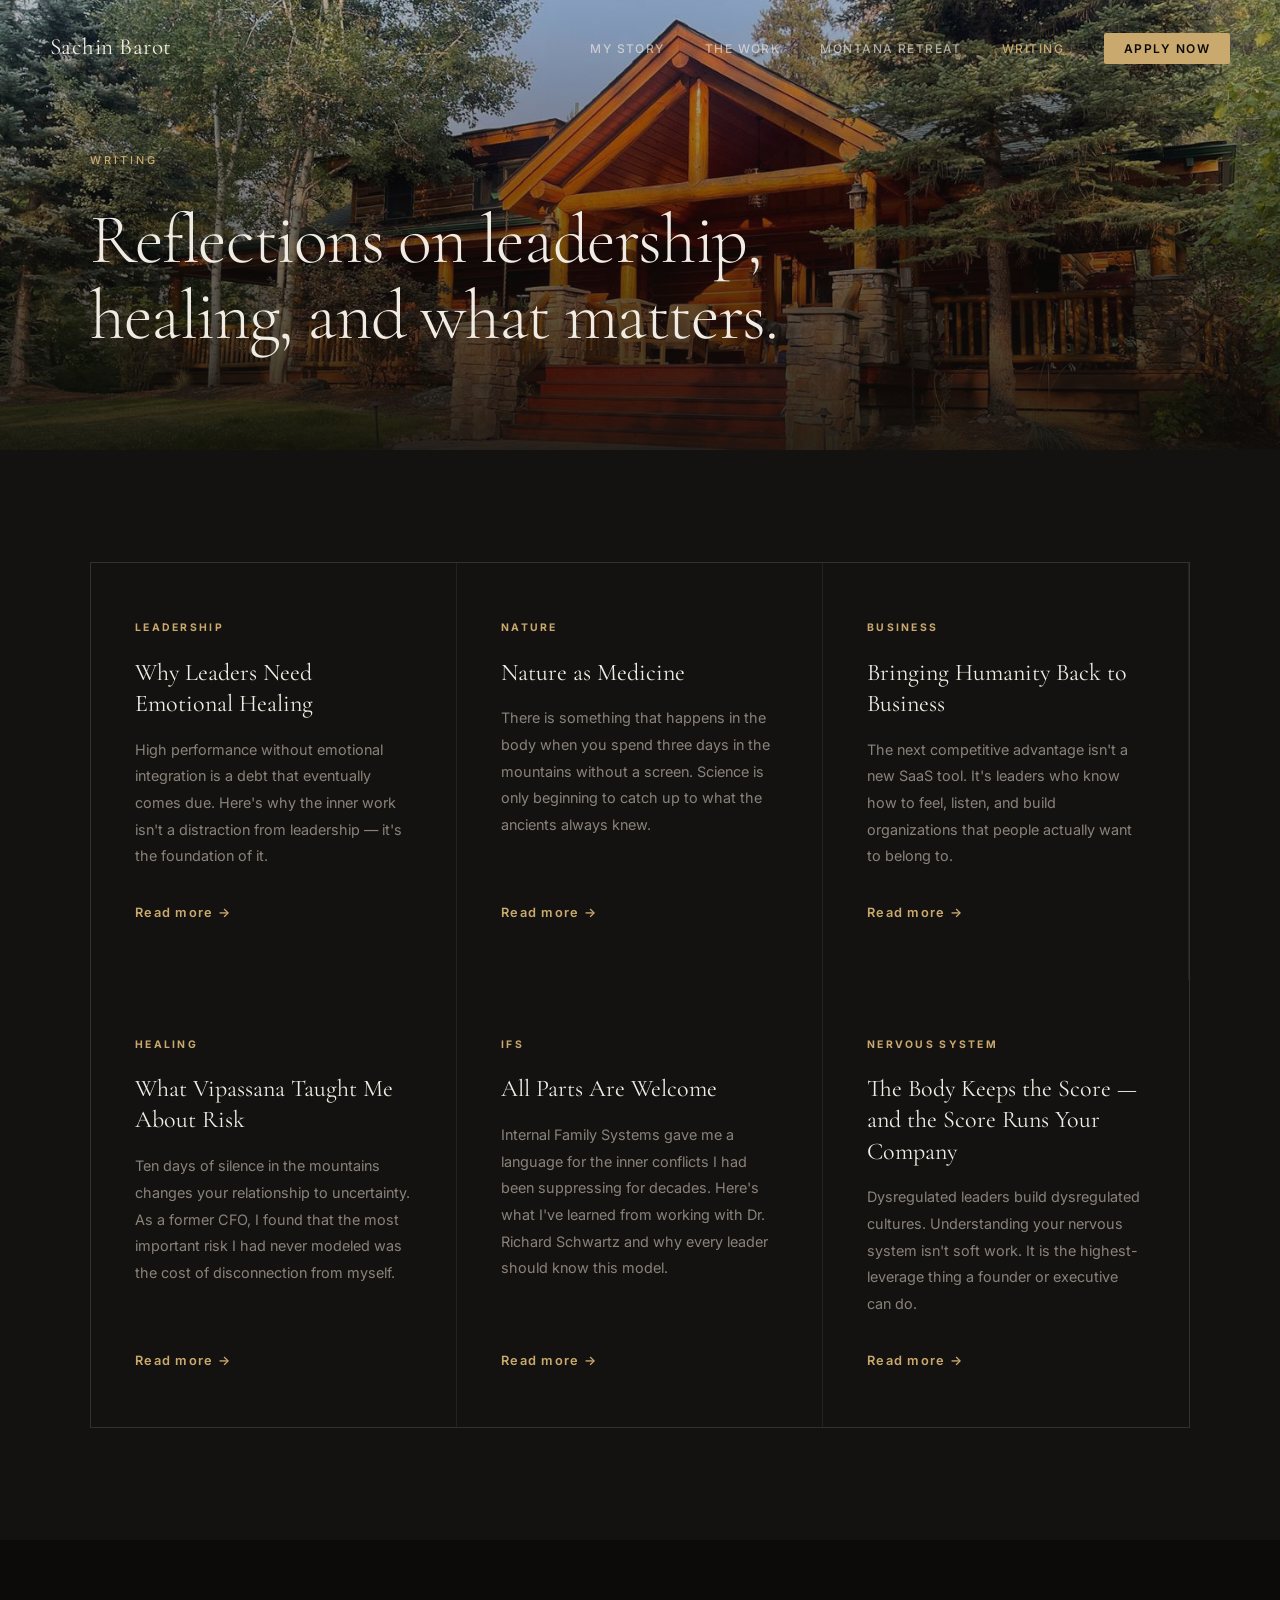
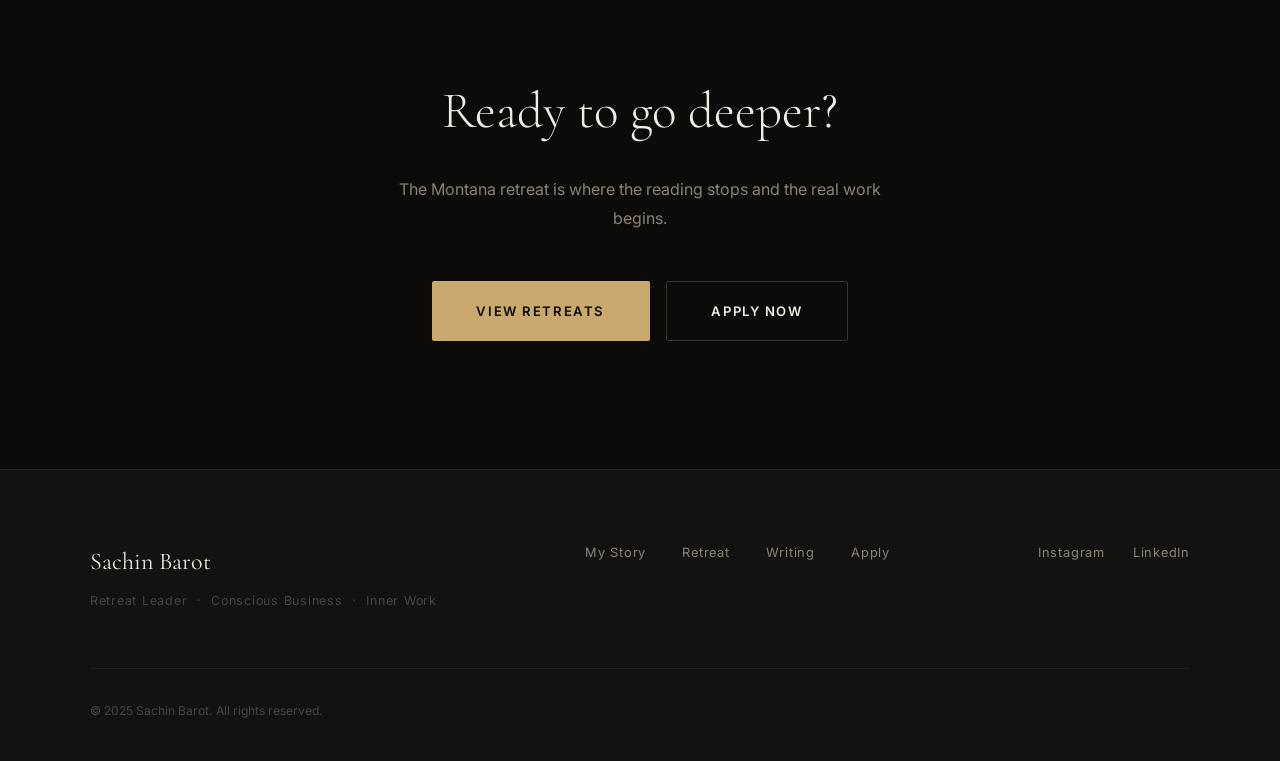
<file: writing.html>
<!DOCTYPE html>
<html lang="en">
<head>
  <meta charset="UTF-8" />
  <meta name="viewport" content="width=device-width, initial-scale=1.0" />
  <title>Writing — Sachin Barot</title>
  <meta name="description" content="Reflections on leadership, healing, nature, and what matters. By Sachin Barot." />
  <link href="https://fonts.googleapis.com/css2?family=Cormorant+Garamond:ital,wght@0,300;0,400;0,500;0,600;1,300;1,400;1,500&family=Inter:wght@300;400;500;600&display=swap" rel="stylesheet" />
  <link rel="stylesheet" href="style.css" />
</head>
<body>

  <!-- ─── NAV ─────────────────────────────────────────────── -->
  <nav id="nav">
    <div class="nav-inner">
      <a href="index.html" class="nav-logo">Sachin Barot</a>
      <ul class="nav-links" id="navLinks">
        <li><a href="story.html">My Story</a></li>
        <li><a href="index.html#work">The Work</a></li>
        <li><a href="retreat.html">Montana Retreat</a></li>
        <li><a href="writing.html" class="nav-active">Writing</a></li>
        <li><a href="retreat.html#apply" class="nav-cta">Apply Now</a></li>
      </ul>
      <button class="nav-menu-btn" id="menuBtn" aria-label="Toggle menu">
        <span></span><span></span><span></span>
      </button>
    </div>
  </nav>

  <!-- ─── PAGE HERO ─────────────────────────────────────────── -->
  <section class="page-hero page-hero-sm">
    <div class="page-hero-bg">
      <img src="images/montana-5.jpg" alt="Montana community" fetchpriority="high" />
      <div class="hero-overlay"></div>
    </div>
    <div class="page-hero-content">
      <p class="eyebrow">Writing</p>
      <h1>Reflections on leadership,<br>healing, and what matters.</h1>
    </div>
  </section>

  <!-- ─── ARTICLES ─────────────────────────────────────────── -->
  <section id="articles">
    <div class="container">
      <div class="articles-grid articles-grid-full">

        <article class="article-card">
          <div class="article-tag">Leadership</div>
          <h4>Why Leaders Need Emotional Healing</h4>
          <p>
            High performance without emotional integration is a debt that eventually
            comes due. Here's why the inner work isn't a distraction from
            leadership — it's the foundation of it.
          </p>
          <a href="#" class="article-link">Read more →</a>
        </article>

        <article class="article-card">
          <div class="article-tag">Nature</div>
          <h4>Nature as Medicine</h4>
          <p>
            There is something that happens in the body when you spend three days
            in the mountains without a screen. Science is only beginning to catch
            up to what the ancients always knew.
          </p>
          <a href="#" class="article-link">Read more →</a>
        </article>

        <article class="article-card">
          <div class="article-tag">Business</div>
          <h4>Bringing Humanity Back to Business</h4>
          <p>
            The next competitive advantage isn't a new SaaS tool. It's leaders
            who know how to feel, listen, and build organizations that people
            actually want to belong to.
          </p>
          <a href="#" class="article-link">Read more →</a>
        </article>

        <article class="article-card">
          <div class="article-tag">Healing</div>
          <h4>What Vipassana Taught Me About Risk</h4>
          <p>
            Ten days of silence in the mountains changes your relationship to
            uncertainty. As a former CFO, I found that the most important risk
            I had never modeled was the cost of disconnection from myself.
          </p>
          <a href="#" class="article-link">Read more →</a>
        </article>

        <article class="article-card">
          <div class="article-tag">IFS</div>
          <h4>All Parts Are Welcome</h4>
          <p>
            Internal Family Systems gave me a language for the inner conflicts
            I had been suppressing for decades. Here's what I've learned from
            working with Dr. Richard Schwartz and why every leader should know
            this model.
          </p>
          <a href="#" class="article-link">Read more →</a>
        </article>

        <article class="article-card">
          <div class="article-tag">Nervous System</div>
          <h4>The Body Keeps the Score — and the Score Runs Your Company</h4>
          <p>
            Dysregulated leaders build dysregulated cultures. Understanding your
            nervous system isn't soft work. It is the highest-leverage thing a
            founder or executive can do.
          </p>
          <a href="#" class="article-link">Read more →</a>
        </article>

      </div>
    </div>
  </section>

  <!-- ─── CTA ───────────────────────────────────────────────── -->
  <section class="story-cta">
    <div class="container">
      <h2>Ready to go deeper?</h2>
      <p>The Montana retreat is where the reading stops and the real work begins.</p>
      <div class="cta-btns">
        <a href="retreat.html" class="btn btn-primary btn-large">View Retreats</a>
        <a href="retreat.html#apply" class="btn btn-ghost btn-large">Apply Now</a>
      </div>
    </div>
  </section>

  <!-- ─── FOOTER ───────────────────────────────────────────── -->
  <footer>
    <div class="container footer-inner">
      <div class="footer-top">
        <div class="footer-brand">
          <a href="index.html" class="footer-logo">Sachin Barot</a>
          <p>Retreat Leader &nbsp;·&nbsp; Conscious Business &nbsp;·&nbsp; Inner Work</p>
        </div>
        <nav class="footer-nav">
          <a href="story.html">My Story</a>
          <a href="retreat.html">Retreat</a>
          <a href="writing.html">Writing</a>
          <a href="retreat.html#apply">Apply</a>
        </nav>
        <div class="footer-social">
          <a href="https://www.instagram.com/nycsachin/" target="_blank" rel="noopener noreferrer">Instagram</a>
          <a href="https://linkedin.com/in/sachin-barot/" target="_blank" rel="noopener noreferrer">LinkedIn</a>
        </div>
      </div>
      <div class="footer-bottom">
        <p>© 2025 Sachin Barot. All rights reserved.</p>
      </div>
    </div>
  </footer>

  <script src="app.js"></script>
</body>
</html>
</file>
<file: style.css>
/* ─── RESET & TOKENS ──────────────────────────────────────── */
*, *::before, *::after { box-sizing: border-box; margin: 0; padding: 0; }

:root {
  --bg:           #0c0b09;
  --bg-alt:       #141210;
  --bg-card:      #1c1917;
  --text:         #f0ebe3;
  --text-muted:   #8a8279;
  --text-dim:     #4a4540;
  --accent:       #c9a96e;
  --accent-hover: #e0c080;
  --border:       rgba(240,235,227,0.07);
  --border-mid:   rgba(240,235,227,0.12);
  --border-strong:rgba(240,235,227,0.18);

  --font-display: 'Cormorant Garamond', Georgia, serif;
  --font-body:    'Inter', system-ui, sans-serif;
}

html { scroll-behavior: smooth; }

body {
  font-family: var(--font-body);
  background: var(--bg);
  color: var(--text);
  line-height: 1.7;
  font-size: 1rem;
  overflow-x: hidden;
}

/* ─── UTILITIES ───────────────────────────────────────────── */
.container {
  max-width: 1180px;
  margin: 0 auto;
  padding: 0 2.5rem;
}

.section-label {
  font-size: 0.68rem;
  font-weight: 600;
  letter-spacing: 0.22em;
  text-transform: uppercase;
  color: var(--accent);
  margin-bottom: 1.75rem;
}

/* ─── BUTTONS ─────────────────────────────────────────────── */
.btn {
  display: inline-flex;
  align-items: center;
  gap: 0.5rem;
  padding: 0.85rem 2rem;
  border-radius: 2px;
  font-family: var(--font-body);
  font-size: 0.78rem;
  font-weight: 600;
  letter-spacing: 0.12em;
  text-transform: uppercase;
  text-decoration: none;
  transition: all 0.25s ease;
  cursor: pointer;
  border: none;
  white-space: nowrap;
}
.btn-primary {
  background: var(--accent);
  color: #0c0b09;
}
.btn-primary:hover {
  background: var(--accent-hover);
  transform: translateY(-2px);
}
.btn-ghost {
  background: transparent;
  color: var(--text);
  border: 1px solid var(--border-strong);
}
.btn-ghost:hover {
  border-color: var(--accent);
  color: var(--accent);
}
.btn-large {
  padding: 1.1rem 2.8rem;
  font-size: 0.82rem;
}
.btn-full {
  width: 100%;
  justify-content: center;
}

/* ─── NAV ─────────────────────────────────────────────────── */
#nav {
  position: fixed;
  top: 0; left: 0; right: 0;
  z-index: 200;
  padding: 1.75rem 2.5rem;
  transition: background 0.4s ease, padding 0.35s ease, backdrop-filter 0.4s ease;
}
#nav.scrolled {
  background: rgba(12, 11, 9, 0.94);
  backdrop-filter: blur(18px);
  -webkit-backdrop-filter: blur(18px);
  padding: 1.1rem 2.5rem;
  border-bottom: 1px solid var(--border);
}
.nav-inner {
  max-width: 1180px;
  margin: 0 auto;
  display: flex;
  align-items: center;
  justify-content: space-between;
  gap: 2rem;
}
.nav-logo {
  font-family: var(--font-display);
  font-size: 1.45rem;
  font-weight: 400;
  letter-spacing: 0.02em;
  color: var(--text);
  text-decoration: none;
  flex-shrink: 0;
}
.nav-links {
  display: flex;
  align-items: center;
  gap: 2.5rem;
  list-style: none;
}
.nav-links a {
  color: rgba(240,235,227,0.65);
  text-decoration: none;
  font-size: 0.75rem;
  font-weight: 500;
  letter-spacing: 0.12em;
  text-transform: uppercase;
  transition: color 0.2s;
}
.nav-links a:hover { color: var(--text); }
.nav-cta {
  background: var(--accent) !important;
  color: #0c0b09 !important;
  padding: 0.5rem 1.25rem !important;
  border-radius: 2px;
  font-weight: 600 !important;
}
.nav-cta:hover {
  background: var(--accent-hover) !important;
  transform: translateY(-1px);
}
.nav-menu-btn {
  display: none;
  flex-direction: column;
  gap: 5px;
  background: none;
  border: none;
  cursor: pointer;
  padding: 6px;
}
.nav-menu-btn span {
  display: block;
  width: 22px;
  height: 1px;
  background: var(--text);
  transition: all 0.3s;
}

/* ─── HERO ────────────────────────────────────────────────── */
#hero {
  position: relative;
  min-height: 100vh;
  display: flex;
  align-items: center;
  justify-content: center;
  text-align: center;
  overflow: hidden;
}
.hero-bg {
  position: absolute;
  inset: 0;
}
.hero-bg img {
  width: 100%;
  height: 100%;
  object-fit: cover;
  object-position: center 40%;
}
.hero-overlay {
  position: absolute;
  inset: 0;
  background: linear-gradient(
    to bottom,
    rgba(12,11,9,0.25) 0%,
    rgba(12,11,9,0.50) 45%,
    rgba(12,11,9,0.88) 100%
  );
}
.hero-content {
  position: relative;
  z-index: 2;
  max-width: 920px;
  padding: 0 2rem;
}
.eyebrow {
  font-size: 0.68rem;
  font-weight: 500;
  letter-spacing: 0.28em;
  text-transform: uppercase;
  color: var(--accent);
  margin-bottom: 2rem;
  display: block;
}
#hero h1 {
  font-family: var(--font-display);
  font-size: clamp(3.2rem, 7.5vw, 7rem);
  font-weight: 300;
  line-height: 1.06;
  letter-spacing: -0.02em;
  color: var(--text);
  margin-bottom: 1.75rem;
}
.hero-sub {
  font-size: clamp(1rem, 1.5vw, 1.15rem);
  color: rgba(240,235,227,0.72);
  max-width: 600px;
  margin: 0 auto 2.75rem;
  line-height: 1.8;
  font-weight: 300;
}
.hero-btns {
  display: flex;
  gap: 1rem;
  justify-content: center;
  flex-wrap: wrap;
}
.hero-scroll {
  position: absolute;
  bottom: 2.5rem;
  left: 50%;
  transform: translateX(-50%);
  display: flex;
  flex-direction: column;
  align-items: center;
  gap: 0.75rem;
  z-index: 2;
}
.hero-scroll span {
  font-size: 0.62rem;
  letter-spacing: 0.22em;
  text-transform: uppercase;
  color: rgba(240,235,227,0.38);
}
.scroll-line {
  width: 1px;
  height: 50px;
  background: linear-gradient(to bottom, rgba(240,235,227,0.4), transparent);
  animation: scrollPulse 2.2s ease-in-out infinite;
}
@keyframes scrollPulse {
  0%, 100% { opacity: 0.35; }
  50% { opacity: 1; }
}

/* ─── STORY ───────────────────────────────────────────────── */
#story {
  padding: 9rem 0;
  background: var(--bg-alt);
  position: relative;
}
#story::before {
  content: '';
  position: absolute;
  top: 0; left: 50%;
  transform: translateX(-50%);
  width: 1px; height: 80px;
  background: linear-gradient(to bottom, transparent, var(--border-mid));
}
.story-headline {
  font-family: var(--font-display);
  font-size: clamp(1.75rem, 3.2vw, 2.9rem);
  font-weight: 300;
  font-style: italic;
  line-height: 1.3;
  color: var(--text);
  max-width: 800px;
  margin-bottom: 5rem;
  border-left: 2px solid var(--accent);
  padding-left: 2rem;
}
.chapters {
  display: flex;
  flex-direction: column;
}
.chapter {
  display: grid;
  grid-template-columns: 72px 1fr;
  gap: 2.5rem;
  padding: 3.5rem 0;
  border-top: 1px solid var(--border);
}
.chapter:last-child { border-bottom: 1px solid var(--border); }
.chapter-num {
  font-family: var(--font-display);
  font-size: 3.8rem;
  font-weight: 300;
  color: var(--text-dim);
  line-height: 1;
  padding-top: 0.15rem;
}
.chapter-body h3 {
  font-family: var(--font-display);
  font-size: 1.7rem;
  font-weight: 500;
  color: var(--text);
  margin-bottom: 1rem;
}
.chapter-body p {
  color: rgba(240,235,227,0.62);
  line-height: 1.88;
  max-width: 680px;
  font-size: 0.96rem;
}

/* ─── THE WORK ────────────────────────────────────────────── */
#work {
  padding: 9rem 0;
  background: var(--bg);
}
#work h2 {
  font-family: var(--font-display);
  font-size: clamp(2.4rem, 4.5vw, 4rem);
  font-weight: 300;
  line-height: 1.12;
  margin-bottom: 4.5rem;
}
.work-grid {
  display: grid;
  grid-template-columns: repeat(3, 1fr);
  gap: 0;
  background: var(--border);
  border: 1px solid var(--border);
}
.work-card {
  background: var(--bg);
  padding: 3.5rem 2.75rem;
  transition: background 0.3s;
  border-right: 1px solid var(--border);
}
.work-card:last-child { border-right: none; }
.work-card:hover { background: var(--bg-card); }
.work-icon {
  font-size: 1.4rem;
  color: var(--accent);
  margin-bottom: 1.75rem;
  display: block;
}
.work-card h3 {
  font-family: var(--font-display);
  font-size: 1.7rem;
  font-weight: 500;
  color: var(--text);
  margin-bottom: 1.1rem;
}
.work-card p {
  color: var(--text-muted);
  font-size: 0.93rem;
  line-height: 1.85;
}

/* ─── THE EXPERIENCE ──────────────────────────────────────── */
#experience {
  display: grid;
  grid-template-columns: 1fr 1fr 1fr;
  grid-template-rows: 360px 360px;
}
.exp-photo {
  overflow: hidden;
  position: relative;
}
.exp-photo img {
  width: 100%;
  height: 100%;
  object-fit: cover;
  transition: transform 0.7s ease;
  display: block;
}
.exp-photo:hover img { transform: scale(1.06); }
.exp-photo-1 { grid-column: 1; grid-row: 1; }
.exp-photo-2 { grid-column: 2; grid-row: 1; }
.exp-photo-3 { grid-column: 1; grid-row: 2; }
.exp-photo-4 { grid-column: 2; grid-row: 2; }
.exp-content {
  grid-column: 3;
  grid-row: 1 / 3;
  background: var(--bg-alt);
  padding: 5rem 3.5rem;
  display: flex;
  flex-direction: column;
  justify-content: center;
}
.exp-content h2 {
  font-family: var(--font-display);
  font-size: clamp(2.2rem, 3vw, 3rem);
  font-weight: 300;
  line-height: 1.12;
  margin-bottom: 1.75rem;
}
.exp-content p {
  color: var(--text-muted);
  font-size: 0.95rem;
  line-height: 1.88;
  margin-bottom: 1rem;
}
.exp-content .btn { margin-top: 2rem; align-self: flex-start; }

/* ─── MONTANA RETREAT ─────────────────────────────────────── */
#retreat {
  position: relative;
  padding: 9rem 0;
  overflow: hidden;
}
.retreat-bg {
  position: absolute;
  inset: 0;
}
.retreat-bg img {
  width: 100%;
  height: 100%;
  object-fit: cover;
  object-position: center 30%;
  filter: brightness(0.2) saturate(0.7);
}
.retreat-overlay {
  position: absolute;
  inset: 0;
  background: linear-gradient(
    135deg,
    rgba(12,11,9,0.92) 0%,
    rgba(12,11,9,0.65) 100%
  );
}
.retreat-content {
  position: relative;
  z-index: 2;
  max-width: 820px;
}
.retreat-tag {
  display: inline-block;
  font-size: 0.68rem;
  font-weight: 700;
  letter-spacing: 0.2em;
  text-transform: uppercase;
  color: #0c0b09;
  background: var(--accent);
  padding: 0.35rem 1rem;
  border-radius: 2px;
  margin-bottom: 1.25rem;
}
#retreat h2 {
  font-family: var(--font-display);
  font-size: clamp(2.8rem, 5.5vw, 5rem);
  font-weight: 300;
  line-height: 1.08;
  margin-bottom: 0.75rem;
  margin-top: 0.25rem;
}
.retreat-subtitle {
  font-family: var(--font-display);
  font-size: 1.1rem;
  font-style: italic;
  color: var(--text-muted);
  margin-bottom: 3.5rem;
}
.retreat-details {
  display: grid;
  grid-template-columns: repeat(2, 1fr);
  border: 1px solid var(--border-mid);
  margin-bottom: 3rem;
}
.retreat-detail {
  padding: 1.4rem 2rem;
  border-right: 1px solid var(--border-mid);
  border-bottom: 1px solid var(--border-mid);
  display: flex;
  flex-direction: column;
  gap: 0.3rem;
}
.retreat-detail:nth-child(even) { border-right: none; }
.retreat-detail:nth-last-child(-n+2) { border-bottom: none; }
.detail-label {
  font-size: 0.65rem;
  letter-spacing: 0.2em;
  text-transform: uppercase;
  color: var(--accent);
  font-weight: 600;
}
.detail-value {
  font-size: 0.97rem;
  color: var(--text);
}
.guest-facilitator {
  border-left: 2px solid var(--accent);
  padding: 1.75rem 2.25rem;
  margin-bottom: 3rem;
  background: rgba(201, 169, 110, 0.05);
}
.facilitator-label {
  font-size: 0.65rem;
  letter-spacing: 0.22em;
  text-transform: uppercase;
  color: var(--accent);
  font-weight: 600;
  margin-bottom: 0.5rem;
}
.facilitator-name {
  font-family: var(--font-display);
  font-size: 1.4rem;
  font-weight: 500;
  color: var(--text);
  margin-bottom: 0.85rem;
}
.facilitator-bio {
  font-size: 0.9rem;
  color: var(--text-muted);
  line-height: 1.85;
}

/* ─── PHILOSOPHY ──────────────────────────────────────────── */
#philosophy {
  padding: 9rem 0;
  background: var(--bg-alt);
}
.quotes-grid {
  display: grid;
  grid-template-columns: repeat(2, 1fr);
  gap: 0;
  background: var(--border);
  border: 1px solid var(--border);
  margin-top: 1rem;
}
.quote-card {
  background: var(--bg-alt);
  padding: 4.5rem 3.5rem;
  transition: background 0.3s;
  border-right: 1px solid var(--border);
  border-bottom: 1px solid var(--border);
}
.quote-card:nth-child(even) { border-right: none; }
.quote-card:nth-last-child(-n+2) { border-bottom: none; }
.quote-card:hover { background: var(--bg-card); }
.quote-card blockquote {
  font-family: var(--font-display);
  font-size: clamp(1.25rem, 2vw, 1.8rem);
  font-weight: 300;
  font-style: italic;
  line-height: 1.5;
  color: var(--text);
}

/* ─── COMMUNITY ───────────────────────────────────────────── */
#community {
  padding: 9rem 0;
  background: var(--bg);
}
#community h2 {
  font-family: var(--font-display);
  font-size: clamp(2.4rem, 4.5vw, 4rem);
  font-weight: 300;
  line-height: 1.12;
  margin-bottom: 1.5rem;
}
.community-sub {
  color: var(--text-muted);
  font-size: 1rem;
  line-height: 1.85;
  max-width: 600px;
  margin-bottom: 4.5rem;
}
.testimonials {
  display: grid;
  grid-template-columns: repeat(3, 1fr);
  gap: 0;
  background: var(--border);
  border: 1px solid var(--border);
}
.testimonial {
  background: var(--bg);
  padding: 3rem 2.75rem;
  border-right: 1px solid var(--border);
  display: flex;
  flex-direction: column;
  gap: 1.75rem;
  transition: background 0.3s;
}
.testimonial:last-child { border-right: none; }
.testimonial:hover { background: var(--bg-card); }
.testimonial-quote {
  font-family: var(--font-display);
  font-size: 1.08rem;
  font-style: italic;
  line-height: 1.78;
  color: var(--text);
  flex: 1;
}
.author-name {
  font-size: 0.77rem;
  color: var(--accent);
  letter-spacing: 0.1em;
  font-weight: 500;
}

/* ─── WRITING ─────────────────────────────────────────────── */
#writing {
  padding: 9rem 0;
  background: var(--bg-alt);
}
#writing h2 {
  font-family: var(--font-display);
  font-size: clamp(2.4rem, 4.5vw, 4rem);
  font-weight: 300;
  line-height: 1.12;
  margin-bottom: 4.5rem;
}
.articles-grid {
  display: grid;
  grid-template-columns: repeat(3, 1fr);
  gap: 0;
  background: var(--border);
  border: 1px solid var(--border);
}
.article-card {
  background: var(--bg-alt);
  padding: 3.5rem 2.75rem;
  border-right: 1px solid var(--border);
  display: flex;
  flex-direction: column;
  transition: background 0.3s;
}
.article-card:last-child { border-right: none; }
.article-card:hover { background: var(--bg-card); }
.article-tag {
  font-size: 0.65rem;
  font-weight: 700;
  letter-spacing: 0.22em;
  text-transform: uppercase;
  color: var(--accent);
  margin-bottom: 1.25rem;
}
.article-card h4 {
  font-family: var(--font-display);
  font-size: 1.5rem;
  font-weight: 400;
  line-height: 1.3;
  color: var(--text);
  margin-bottom: 1.1rem;
}
.article-card p {
  color: var(--text-muted);
  font-size: 0.9rem;
  line-height: 1.85;
  flex: 1;
  margin-bottom: 2rem;
}
.article-link {
  color: var(--accent);
  text-decoration: none;
  font-size: 0.8rem;
  font-weight: 600;
  letter-spacing: 0.1em;
  transition: color 0.2s;
  align-self: flex-start;
}
.article-link:hover { color: var(--accent-hover); }

/* ─── APPLICATION ─────────────────────────────────────────── */
#apply {
  padding: 9rem 0;
  background: var(--bg);
}
#apply h2 {
  font-family: var(--font-display);
  font-size: clamp(2.4rem, 4.5vw, 4rem);
  font-weight: 300;
  line-height: 1.12;
  margin-bottom: 1.5rem;
}
.apply-sub {
  color: var(--text-muted);
  font-size: 1rem;
  line-height: 1.85;
  max-width: 560px;
  margin-bottom: 4rem;
}
.apply-form {
  max-width: 720px;
  display: flex;
  flex-direction: column;
  gap: 1.75rem;
}
.form-row {
  display: grid;
  grid-template-columns: 1fr 1fr;
  gap: 1.75rem;
}
.form-group {
  display: flex;
  flex-direction: column;
  gap: 0.55rem;
}
.form-group label {
  font-size: 0.72rem;
  font-weight: 600;
  letter-spacing: 0.14em;
  text-transform: uppercase;
  color: var(--text-muted);
}
.label-optional {
  font-weight: 400;
  letter-spacing: 0;
  text-transform: none;
  font-size: 0.68rem;
  color: var(--text-dim);
}
.form-group input,
.form-group textarea {
  background: var(--bg-card);
  border: 1px solid var(--border-mid);
  border-radius: 2px;
  padding: 0.95rem 1.3rem;
  color: var(--text);
  font-family: var(--font-body);
  font-size: 0.95rem;
  line-height: 1.6;
  transition: border-color 0.2s;
  resize: vertical;
}
.form-group input:focus,
.form-group textarea:focus {
  outline: none;
  border-color: var(--accent);
}
.form-group input::placeholder,
.form-group textarea::placeholder {
  color: var(--text-dim);
}
.form-note {
  font-size: 0.78rem;
  color: var(--text-dim);
  text-align: center;
  margin-top: -0.5rem;
}
.form-success {
  display: none;
  max-width: 720px;
  text-align: center;
  padding: 4rem;
  border: 1px solid var(--border-mid);
  background: var(--bg-card);
}
.form-success.visible { display: block; }
.success-icon {
  font-size: 2rem;
  color: var(--accent);
  margin-bottom: 1.25rem;
}
.form-success h3 {
  font-family: var(--font-display);
  font-size: 1.8rem;
  font-weight: 400;
  margin-bottom: 0.75rem;
}
.form-success p {
  color: var(--text-muted);
  font-size: 0.95rem;
  line-height: 1.8;
}

/* ─── FOOTER ──────────────────────────────────────────────── */
footer {
  background: var(--bg-alt);
  border-top: 1px solid var(--border);
  padding: 4.5rem 0 2.5rem;
}
.footer-inner {
  display: flex;
  flex-direction: column;
  gap: 3.5rem;
}
.footer-top {
  display: flex;
  justify-content: space-between;
  align-items: flex-start;
  gap: 3rem;
  flex-wrap: wrap;
}
.footer-logo {
  font-family: var(--font-display);
  font-size: 1.5rem;
  font-weight: 400;
  color: var(--text);
  text-decoration: none;
  display: block;
  margin-bottom: 0.5rem;
}
.footer-brand p {
  font-size: 0.78rem;
  color: var(--text-dim);
  letter-spacing: 0.06em;
}
.footer-nav {
  display: flex;
  gap: 2.25rem;
  flex-wrap: wrap;
  align-items: center;
}
.footer-nav a {
  font-size: 0.8rem;
  color: var(--text-muted);
  text-decoration: none;
  letter-spacing: 0.06em;
  transition: color 0.2s;
}
.footer-nav a:hover { color: var(--accent); }
.footer-social {
  display: flex;
  gap: 1.75rem;
}
.footer-social a {
  font-size: 0.8rem;
  color: var(--text-muted);
  text-decoration: none;
  letter-spacing: 0.06em;
  transition: color 0.2s;
}
.footer-social a:hover { color: var(--accent); }
.footer-bottom {
  border-top: 1px solid var(--border);
  padding-top: 2rem;
}
.footer-bottom p {
  font-size: 0.76rem;
  color: var(--text-dim);
}

/* ─── FADE-IN ANIMATION ───────────────────────────────────── */
.fade-in {
  opacity: 0;
  transform: translateY(28px);
  transition: opacity 0.75s ease, transform 0.75s ease;
}
.fade-in.visible {
  opacity: 1;
  transform: translateY(0);
}

/* ─── RESPONSIVE ──────────────────────────────────────────── */
@media (max-width: 1024px) {
  .work-grid {
    grid-template-columns: 1fr;
  }
  .work-card { border-right: none; border-bottom: 1px solid var(--border); }
  .work-card:last-child { border-bottom: none; }

  .testimonials {
    grid-template-columns: 1fr;
  }
  .testimonial { border-right: none; border-bottom: 1px solid var(--border); }
  .testimonial:last-child { border-bottom: none; }

  .articles-grid {
    grid-template-columns: 1fr;
  }
  .article-card { border-right: none; border-bottom: 1px solid var(--border); }
  .article-card:last-child { border-bottom: none; }

  .quotes-grid { grid-template-columns: 1fr; }
  .quote-card { border-right: none; }

  #experience {
    grid-template-columns: 1fr 1fr;
    grid-template-rows: 280px 280px auto;
  }
  .exp-photo-1 { grid-column: 1; grid-row: 1; }
  .exp-photo-2 { grid-column: 2; grid-row: 1; }
  .exp-photo-3 { grid-column: 1; grid-row: 2; }
  .exp-photo-4 { grid-column: 2; grid-row: 2; }
  .exp-content {
    grid-column: 1 / 3;
    grid-row: 3;
    padding: 4rem 3rem;
  }
}

@media (max-width: 768px) {
  .container { padding: 0 1.5rem; }

  .nav-links { display: none; }
  .nav-links.open {
    display: flex;
    flex-direction: column;
    position: absolute;
    top: 100%;
    left: 0; right: 0;
    background: rgba(12,11,9,0.98);
    padding: 2rem 1.5rem;
    gap: 1.5rem;
    border-bottom: 1px solid var(--border);
  }
  .nav-menu-btn { display: flex; }

  #hero h1 { font-size: clamp(2.5rem, 10vw, 4rem); }

  .chapter { grid-template-columns: 48px 1fr; gap: 1.5rem; }

  #experience {
    grid-template-columns: 1fr 1fr;
    grid-template-rows: 200px 200px auto;
  }
  .exp-content { padding: 3rem 2rem; }
  .exp-content h2 { font-size: 1.9rem; }

  .retreat-details {
    grid-template-columns: 1fr;
  }
  .retreat-detail { border-right: none !important; }
  .retreat-detail:not(:last-child) { border-bottom: 1px solid var(--border-mid) !important; }

  .form-row { grid-template-columns: 1fr; }

  .footer-top { flex-direction: column; gap: 2rem; }

  .testimonials { grid-template-columns: 1fr; }
}

@media (max-width: 480px) {
  #experience {
    grid-template-columns: 1fr;
    grid-template-rows: 220px 220px 220px 220px auto;
  }
  .exp-photo-1 { grid-column: 1; grid-row: 1; }
  .exp-photo-2 { grid-column: 1; grid-row: 2; }
  .exp-photo-3 { grid-column: 1; grid-row: 3; }
  .exp-photo-4 { grid-column: 1; grid-row: 4; }
  .exp-content { grid-column: 1; grid-row: 5; }
}

/* ─── MULTI-PAGE ADDITIONS ────────────────────────────────── */

/* NAV ACTIVE STATE */
.nav-active {
  color: var(--accent) !important;
}

/* COMMUNITY CTA */
.community-cta {
  margin-top: 4rem;
  text-align: center;
}

/* CARD LINK */
.card-link {
  display: inline-block;
  margin-top: 1.5rem;
  color: var(--accent);
  text-decoration: none;
  font-size: 0.8rem;
  font-weight: 600;
  letter-spacing: 0.1em;
  transition: color 0.2s;
}
.card-link:hover { color: var(--accent-hover); }

/* ─── PAGE HERO ───────────────────────────────────────────── */
.page-hero {
  position: relative;
  min-height: 65vh;
  display: flex;
  align-items: flex-end;
  padding-bottom: 6rem;
  overflow: hidden;
}
.page-hero-sm {
  min-height: 50vh;
}
.page-hero-bg {
  position: absolute;
  inset: 0;
}
.page-hero-bg img {
  width: 100%;
  height: 100%;
  object-fit: cover;
  object-position: center 35%;
}
.page-hero-content {
  position: relative;
  z-index: 2;
  max-width: 1180px;
  margin: 0 auto;
  padding: 0 2.5rem;
  width: 100%;
}
.page-hero-content h1 {
  font-family: var(--font-display);
  font-size: clamp(2.4rem, 5.5vw, 5.5rem);
  font-weight: 300;
  line-height: 1.08;
  letter-spacing: -0.02em;
  color: var(--text);
  max-width: 860px;
  margin-top: 1rem;
}
.page-hero-content .hero-sub {
  margin: 1.5rem 0 0;
  max-width: 560px;
  text-align: left;
}

/* ─── STORY PAGE ──────────────────────────────────────────── */
.story-intro {
  padding: 7rem 0;
  background: var(--bg-alt);
}
.story-intro-grid {
  display: grid;
  grid-template-columns: 340px 1fr;
  gap: 6rem;
  align-items: start;
}
.story-portrait {
  position: sticky;
  top: 6rem;
}
.story-portrait img {
  width: 100%;
  border-radius: 2px;
  display: block;
  filter: grayscale(15%);
}
.story-lead {
  font-family: var(--font-display);
  font-size: 1.5rem;
  font-weight: 300;
  font-style: italic;
  line-height: 1.5;
  color: var(--text);
  margin-bottom: 1.75rem;
}
.story-intro-text p {
  color: rgba(240,235,227,0.65);
  font-size: 0.97rem;
  line-height: 1.88;
  margin-bottom: 1.1rem;
  max-width: 640px;
}

#chapters {
  padding: 7rem 0;
  background: var(--bg);
}

/* ─── CREDENTIALS ─────────────────────────────────────────── */
.credentials {
  padding: 7rem 0;
  background: var(--bg-alt);
}
.cred-grid {
  display: grid;
  grid-template-columns: repeat(2, 1fr);
  gap: 0;
  background: var(--border);
  border: 1px solid var(--border);
  margin-top: 1.5rem;
}
.cred-item {
  background: var(--bg-alt);
  padding: 3rem 2.75rem;
  border-right: 1px solid var(--border);
  border-bottom: 1px solid var(--border);
  transition: background 0.3s;
}
.cred-item:nth-child(even) { border-right: none; }
.cred-item:nth-last-child(-n+2) { border-bottom: none; }
.cred-item:hover { background: var(--bg-card); }
.cred-label {
  font-size: 0.68rem;
  font-weight: 700;
  letter-spacing: 0.2em;
  text-transform: uppercase;
  color: var(--accent);
  margin-bottom: 0.85rem;
}
.cred-item p {
  color: var(--text-muted);
  font-size: 0.9rem;
  line-height: 1.8;
}

/* ─── STORY / WRITING CTA ─────────────────────────────────── */
.story-cta {
  padding: 8rem 0;
  background: var(--bg);
  text-align: center;
}
.story-cta h2 {
  font-family: var(--font-display);
  font-size: clamp(2.2rem, 4vw, 3.5rem);
  font-weight: 300;
  margin-bottom: 1.25rem;
}
.story-cta p {
  color: var(--text-muted);
  font-size: 1rem;
  line-height: 1.8;
  max-width: 520px;
  margin: 0 auto 3rem;
}
.cta-btns {
  display: flex;
  gap: 1rem;
  justify-content: center;
  flex-wrap: wrap;
}

/* ─── RETREAT PAGE ────────────────────────────────────────── */
#events {
  padding: 8rem 0;
  background: var(--bg);
}
#events h2 {
  font-family: var(--font-display);
  font-size: clamp(2.4rem, 4.5vw, 4rem);
  font-weight: 300;
  line-height: 1.12;
  margin-bottom: 4rem;
}

/* Featured event card */
.event-card {
  margin-bottom: 3rem;
  border: 1px solid var(--border-mid);
  background: var(--bg-card);
}
.event-card:last-child { margin-bottom: 0; }

.event-featured {
  display: grid;
  grid-template-columns: 480px 1fr;
}
.event-upcoming {
  display: grid;
  grid-template-columns: 280px 1fr;
}

.event-card-media {
  position: relative;
  overflow: hidden;
}
.event-card-media img {
  width: 100%;
  height: 100%;
  object-fit: cover;
  display: block;
  transition: transform 0.6s ease;
}
.event-card:hover .event-card-media img { transform: scale(1.04); }

.event-card-media-sm {
  min-height: 260px;
}

.event-badge {
  position: absolute;
  top: 1.5rem;
  left: 1.5rem;
  font-size: 0.65rem;
  font-weight: 700;
  letter-spacing: 0.2em;
  text-transform: uppercase;
  background: var(--accent);
  color: #0c0b09;
  padding: 0.35rem 0.9rem;
  border-radius: 2px;
}
.event-badge-muted {
  background: rgba(240,235,227,0.12);
  color: var(--text);
}

.event-card-body {
  padding: 3rem 3.5rem;
  display: flex;
  flex-direction: column;
  justify-content: center;
}
.event-meta {
  display: flex;
  gap: 1.5rem;
  margin-bottom: 1rem;
  flex-wrap: wrap;
}
.event-location,
.event-dates {
  font-size: 0.72rem;
  font-weight: 600;
  letter-spacing: 0.15em;
  text-transform: uppercase;
  color: var(--text-muted);
}
.event-dates { color: var(--accent); }

.event-card h3 {
  font-family: var(--font-display);
  font-size: clamp(1.8rem, 2.5vw, 2.8rem);
  font-weight: 400;
  color: var(--text);
  line-height: 1.15;
  margin-bottom: 0.5rem;
}
.event-subtitle {
  font-family: var(--font-display);
  font-size: 1rem;
  font-style: italic;
  color: var(--text-muted);
  margin-bottom: 1.25rem;
}
.event-desc {
  color: var(--text-muted);
  font-size: 0.93rem;
  line-height: 1.85;
  margin-bottom: 2rem;
  max-width: 580px;
}

.event-details-grid {
  display: grid;
  grid-template-columns: repeat(2, 1fr);
  border: 1px solid var(--border);
  margin-bottom: 2.5rem;
}
.event-detail {
  padding: 1rem 1.5rem;
  border-right: 1px solid var(--border);
  border-bottom: 1px solid var(--border);
  display: flex;
  flex-direction: column;
  gap: 0.25rem;
}
.event-detail:nth-child(even) { border-right: none; }
.event-detail:nth-last-child(-n+2) { border-bottom: none; }

/* ─── WRITING PAGE ────────────────────────────────────────── */
#articles {
  padding: 7rem 0;
  background: var(--bg-alt);
}
.articles-grid-full {
  grid-template-columns: repeat(3, 1fr) !important;
}

/* ─── SELECT INPUT ────────────────────────────────────────── */
.form-group select {
  background: var(--bg-card);
  border: 1px solid var(--border-mid);
  border-radius: 2px;
  padding: 0.95rem 1.3rem;
  color: var(--text);
  font-family: var(--font-body);
  font-size: 0.95rem;
  transition: border-color 0.2s;
  appearance: none;
  -webkit-appearance: none;
  background-image: url("data:image/svg+xml,%3Csvg xmlns='http://www.w3.org/2000/svg' width='12' height='8' viewBox='0 0 12 8'%3E%3Cpath d='M1 1l5 5 5-5' stroke='%238a8279' stroke-width='1.5' fill='none' stroke-linecap='round'/%3E%3C/svg%3E");
  background-repeat: no-repeat;
  background-position: right 1.25rem center;
  cursor: pointer;
}
.form-group select:focus {
  outline: none;
  border-color: var(--accent);
}
.form-group select option {
  background: var(--bg-card);
  color: var(--text);
}

/* ─── RESPONSIVE — NEW PAGES ──────────────────────────────── */
@media (max-width: 1024px) {
  .event-featured { grid-template-columns: 1fr; }
  .event-upcoming { grid-template-columns: 1fr; }
  .event-card-media { min-height: 300px; }
  .event-card-body { padding: 2.5rem; }

  .story-intro-grid {
    grid-template-columns: 1fr;
    gap: 3rem;
  }
  .story-portrait {
    position: static;
    max-width: 340px;
  }

  .cred-grid { grid-template-columns: 1fr; }
  .cred-item { border-right: none; }

  .articles-grid-full { grid-template-columns: 1fr 1fr !important; }
}

@media (max-width: 768px) {
  .page-hero { min-height: 55vh; padding-bottom: 4rem; }
  .page-hero-sm { min-height: 45vh; }
  .page-hero-content h1 { font-size: clamp(2rem, 8vw, 3rem); }

  .event-details-grid { grid-template-columns: 1fr; }
  .event-detail { border-right: none !important; }

  .articles-grid-full { grid-template-columns: 1fr !important; }

  .story-cta { padding: 5rem 0; }
}
</file>
